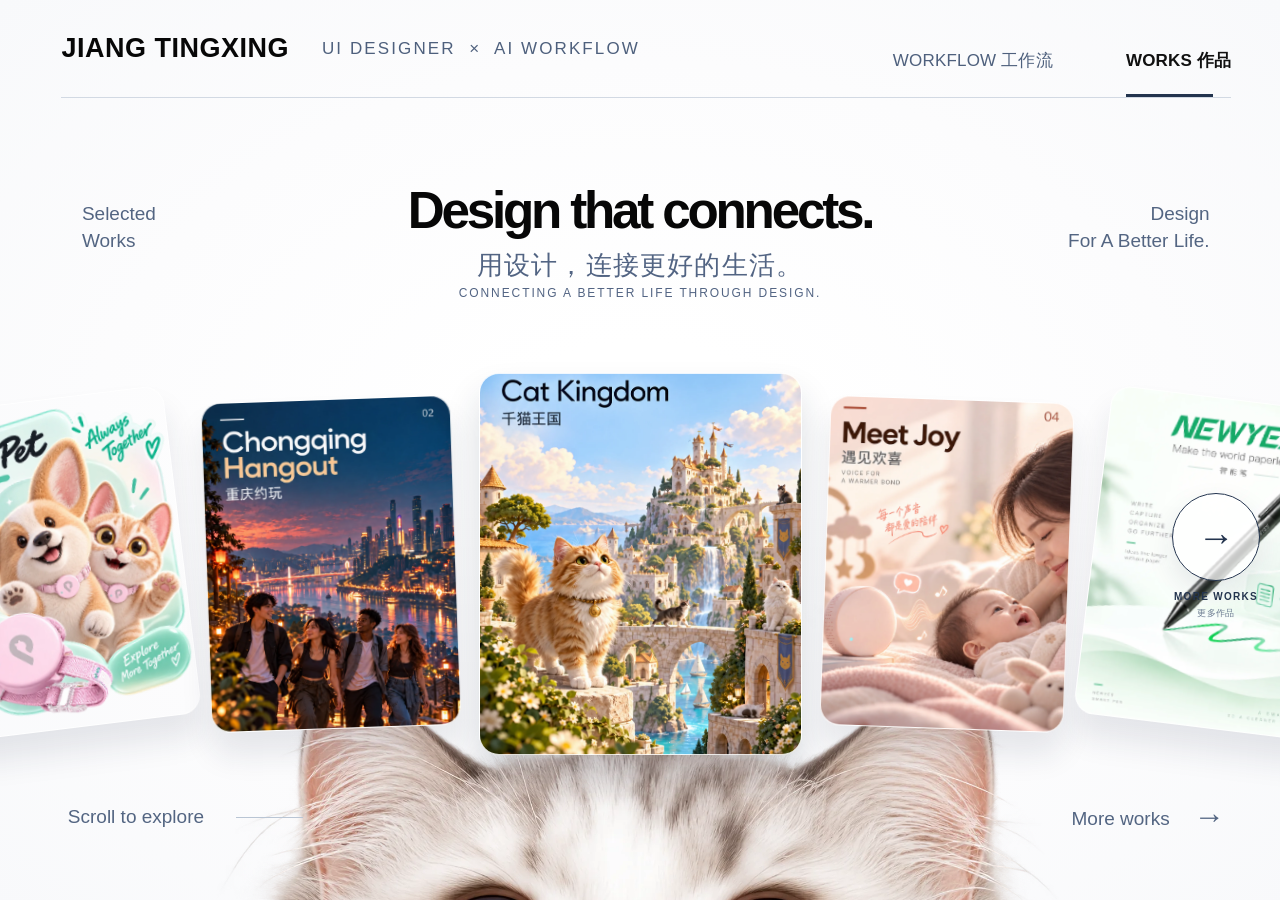
<file: index.html>
<!doctype html>
<html lang="en">
  <head>
    <meta charset="UTF-8" />
    <meta name="viewport" content="width=device-width, initial-scale=1.0" />
    <title>Jiang Tingxing</title>
    <link rel="stylesheet" href="style.css" />
    <link rel="stylesheet" href="home-works.css" />
  </head>
  <body>
    <main class="page-shell">
      <header class="topbar">
        <div class="brand"><strong>JIANG TINGXING</strong><span>UI DESIGNER&nbsp; × &nbsp;AI WORKFLOW</span></div>
        <nav aria-label="Primary navigation">
          <a href="#process" data-view="process">WORKFLOW 工作流</a>
          <a class="active" href="#works" data-view="works">WORKS 作品</a>
        </nav>
      </header>

      <section class="hero view is-active" id="works" data-view-panel="works">
        <p class="side-label left">Selected<br />Works</p>
        <p class="side-label right">Design<br />For A Better Life.</p>
        <div class="headline">
          <h1>Design that connects.</h1>
          <p>用设计，连接更好的生活。<span>Connecting a better life through design.</span></p>
        </div>

        <div class="card-stage" id="works" aria-label="Selected works">
          <article class="work-card pet" data-angle="-7" data-href="paqi-pet.html" tabindex="0" aria-label="Paqi Pet 帕奇宠">
            <span class="work-card-meta"><b>Paqi Pet</b><small>帕奇宠</small></span>
            <span class="work-card-index">01</span>
          </article>
          <article class="work-card social" data-angle="-2" data-href="social-case.html" tabindex="0" aria-label="Chongqing Hangout 重庆约玩">
            <span class="work-card-meta"><b>Chongqing Hangout</b><small>重庆约玩</small></span>
            <span class="work-card-index">02</span>
          </article>
          <article class="work-card travel featured" data-angle="0" data-href="cat-kingdom.html" tabindex="0" aria-label="Cat Kingdom 千猫王国">
            <span class="work-card-meta"><b>Cat Kingdom</b><small>千猫王国</small></span>
            <span class="work-card-index">03</span>
          </article>
          <article class="work-card edu" data-angle="2" data-href="meet-joy.html" tabindex="0" aria-label="Meet Joy 遇见欢喜">
            <span class="work-card-meta"><b>Meet Joy</b><small>遇见欢喜</small></span>
            <span class="work-card-index">04</span>
          </article>
          <article class="work-card printer" data-angle="7" data-href="ryyes.html" tabindex="0" aria-label="NEWYES 智能笔">
            <span class="work-card-meta"><b>NEWYES</b><small>智能笔</small></span>
            <span class="work-card-index">05</span>
            <div class="platform-switch" aria-label="选择 NEWYES 展示端">
              <button type="button" data-ryyes-target="app"><i>01</i><span>APP<small>移动端</small></span><b>↗</b></button>
              <button type="button" data-ryyes-target="web"><i>02</i><span>WEB<small>网页端</small></span><b>↗</b></button>
            </div>
          </article>
        </div>
        <div class="more-menu-wrap more-works-entry">
          <button class="more" type="button" aria-label="更多作品 / More works" aria-expanded="false" aria-controls="more-works-menu"><span>→</span><b>MORE WORKS</b><small>更多作品</small></button>
          <div class="more-works-menu" id="more-works-menu" aria-hidden="true">
            <strong>MORE WORKS <span>更多作品</span></strong>
            <a href="paqi-pet.html">Paqi Pet <span>帕奇宠</span></a>
            <a href="social-case.html">Chongqing Hangout <span>重庆约玩</span></a>
            <a href="cat-kingdom.html">Cat Kingdom <span>千猫王国</span></a>
            <a href="meet-joy.html">Meet Joy <span>遇见欢喜</span></a>
            <a href="ryyes.html">NEWYES <span>智能笔</span></a>
          </div>
        </div>
      </section>

      <section class="process-view view" id="process" data-view-panel="process" aria-label="UI workflow case study">
        <div class="process-heading"><h1>MY UI<br />WORKFLOW</h1><p>我的 UI 工作流</p></div>
        <div class="ambient-screens" aria-hidden="true">
          <img src="assets/chongqing/screen-home.webp" alt="" /><img src="assets/chongqing/screen-01.webp" alt="" /><img src="assets/chongqing/screen-05.webp" alt="" /><img src="assets/chongqing/screen-07.webp" alt="" />
        </div>
        <aside class="workflow-nav" aria-label="Workflow steps">
          <p class="workflow-kicker">UI WORKFLOW / CASE STUDY</p>
          <div class="workflow-steps">
            <button class="step is-current" data-step="0"><b>01</b><span>需求文档<small>Requirement brief</small></span></button>
            <button class="step" data-step="1"><b>02</b><span>信息架构<small>Information architecture</small></span></button>
            <button class="step" data-step="2"><b>03</b><span>设计系统<small>Design system</small></span></button>
            <button class="step" data-step="3"><b>04</b><span>页面设计<small>Interface design</small></span></button>
            <button class="step" data-step="4"><b>05</b><span>UI 审查<small>UI review</small></span></button>
          </div>
        </aside>

        <div class="workflow-canvas" aria-live="polite">
          <div class="canvas-index">0<span>1</span> / 05</div>
          <div class="canvas-art brief-art is-visible" data-art="0">
            <div class="case-showcase brief-case"><div class="ai-brief"><section class="ai-chat"><header><i></i><span>AI WORKSPACE</span><b class="brief-stage">01 / 05</b></header><p class="bubble user brief-prompt">想做一个面向重庆年轻人的线下约玩产品，能快速找到附近活动和同好。</p><p class="bubble ai brief-response">我会围绕“发现活动、建立连接、快速报名”构建核心体验。</p><div class="ai-summary"><small>EXTRACTED GOALS</small><span class="brief-goal-a">Local discovery</span><span class="brief-goal-b">Activity matching</span><span class="brief-goal-c">Social connection</span></div><p class="bubble user short">请将这个方向转化为可快速验证的首页原型。</p><p class="bubble ai">先确定“地点、兴趣、时间”三个信息优先级，再用可点击结构验证路径。</p><div class="brief-output"><small>AI OUTPUT</small><b>Core flow</b><span>Discover → Detail → Join</span><b>Prototype scope</b><span>Home / Filter / Activity / Profile</span></div></section><section class="prototype"><header><span>WIREFRAME EXPLORATION</span><b class="prototype-label">HOME / DISCOVERY</b></header><div class="wire-marquee"><div class="wire-rail"><div class="mini-wire home-wire"><b>Home</b><i></i><strong></strong><em></em><em></em><em></em><small></small></div><div class="mini-wire filter-wire"><b>Explore</b><i></i><strong></strong><em></em><em></em><em></em><small></small></div><div class="mini-wire message-wire"><b>Messages</b><i></i><strong></strong><em></em><em></em><em></em><small></small></div><div class="mini-wire detail-wire"><b>Activity</b><i></i><strong></strong><em></em><em></em><em></em><small></small></div><div class="mini-wire profile-wire"><b>Profile</b><i></i><strong></strong><em></em><em></em><em></em><small></small></div><div class="mini-wire home-wire"><b>Home</b><i></i><strong></strong><em></em><em></em><em></em><small></small></div></div></div><div class="prototype-dots"><i class="is-current"></i><i></i><i></i><i></i><i></i></div><p>Auto wireframe review</p></section></div></div>
            <div class="brief-sheet"><div class="sheet-top"><i></i><span>PRODUCT BRIEF</span><em>V1.0</em></div><h2>Pet care, made<br />effortless.</h2><p>Help new pet owners build a simple, reassuring daily care routine.</p><div class="brief-line"><b>OBJECTIVE</b><span>Reduce uncertainty</span></div><div class="brief-line"><b>PRIMARY USER</b><span>First-time pet owners</span></div><div class="brief-tags"><i>Reminder</i><i>Health log</i><i>Guidance</i></div></div>
          </div>
          <div class="canvas-art map-art" data-art="1"><div class="case-showcase flow-case"><img src="assets/chongqing/screen-home.webp" alt="Home" /><b>→</b><img src="assets/chongqing/screen-01.webp" alt="Discover" /><b>→</b><img src="assets/chongqing/screen-07.webp" alt="Activity details" /><div class="flow-labels"><span>Discover</span><span>Browse</span><span>Join</span></div></div></div>
          <div class="canvas-art system-art" data-art="2"><div class="case-showcase system-case"><img class="spec-image" src="assets/chongqing/design-system-spec.svg" alt="重庆约玩设计系统规范图" /></div></div>
          <div class="canvas-art screen-art" data-art="3"><div class="case-showcase final-case"><div class="screen-stack"><figure class="secondary left"><img src="assets/chongqing/screen-01.webp" alt="Chongqing Hangout messages page" /><figcaption>MESSAGES</figcaption></figure><figure class="primary"><img src="assets/chongqing/screen-home.webp" alt="Chongqing Hangout activity discovery home page" /><figcaption>HOME / DISCOVERY</figcaption></figure><figure class="secondary right"><img src="assets/chongqing/screen-07.webp" alt="Chongqing Hangout activity details page" /><figcaption>ACTIVITY DETAIL</figcaption></figure></div></div></div>
          <div class="canvas-art review-art" data-art="4"><div class="case-showcase review-case"><img src="assets/chongqing/screen-07.webp" alt="Chongqing Hangout activity detail page" /><span class="review-pin one">1</span><span class="review-pin two">2</span><span class="review-pin three">3</span><div class="review-check c1">Activity info hierarchy</div><div class="review-check c2">Capacity &amp; social proof</div><div class="review-check c3">Primary action</div></div></div>
        </div>

        <section class="workflow-copy">
          <p class="copy-number">01 / INPUT</p><h1>需求文档</h1><h2>Requirement brief</h2><p class="copy-summary">将模糊想法整理为可执行的设计方向，明确用户、目标与边界。</p><div class="deliverable"><span>OUTPUT</span><strong>User needs / Business goals / Constraints</strong></div>
          <button class="next-step">Next step <span>→</span></button>
        </section>
      </section>

      <footer class="explore-row works-only">
        <span>Scroll to explore</span><b></b>
        <a href="#works">More works <em>→</em></a>
      </footer>
      <div class="cat-wrap works-only" aria-hidden="true">
        <video autoplay muted loop playsinline preload="metadata" poster="assets/cat-static.webp">
          <source src="assets/cat-loop.mp4" type="video/mp4" />
        </video>
      </div>
    </main>
    <script src="script.js"></script>
  </body>
</html>
</file>
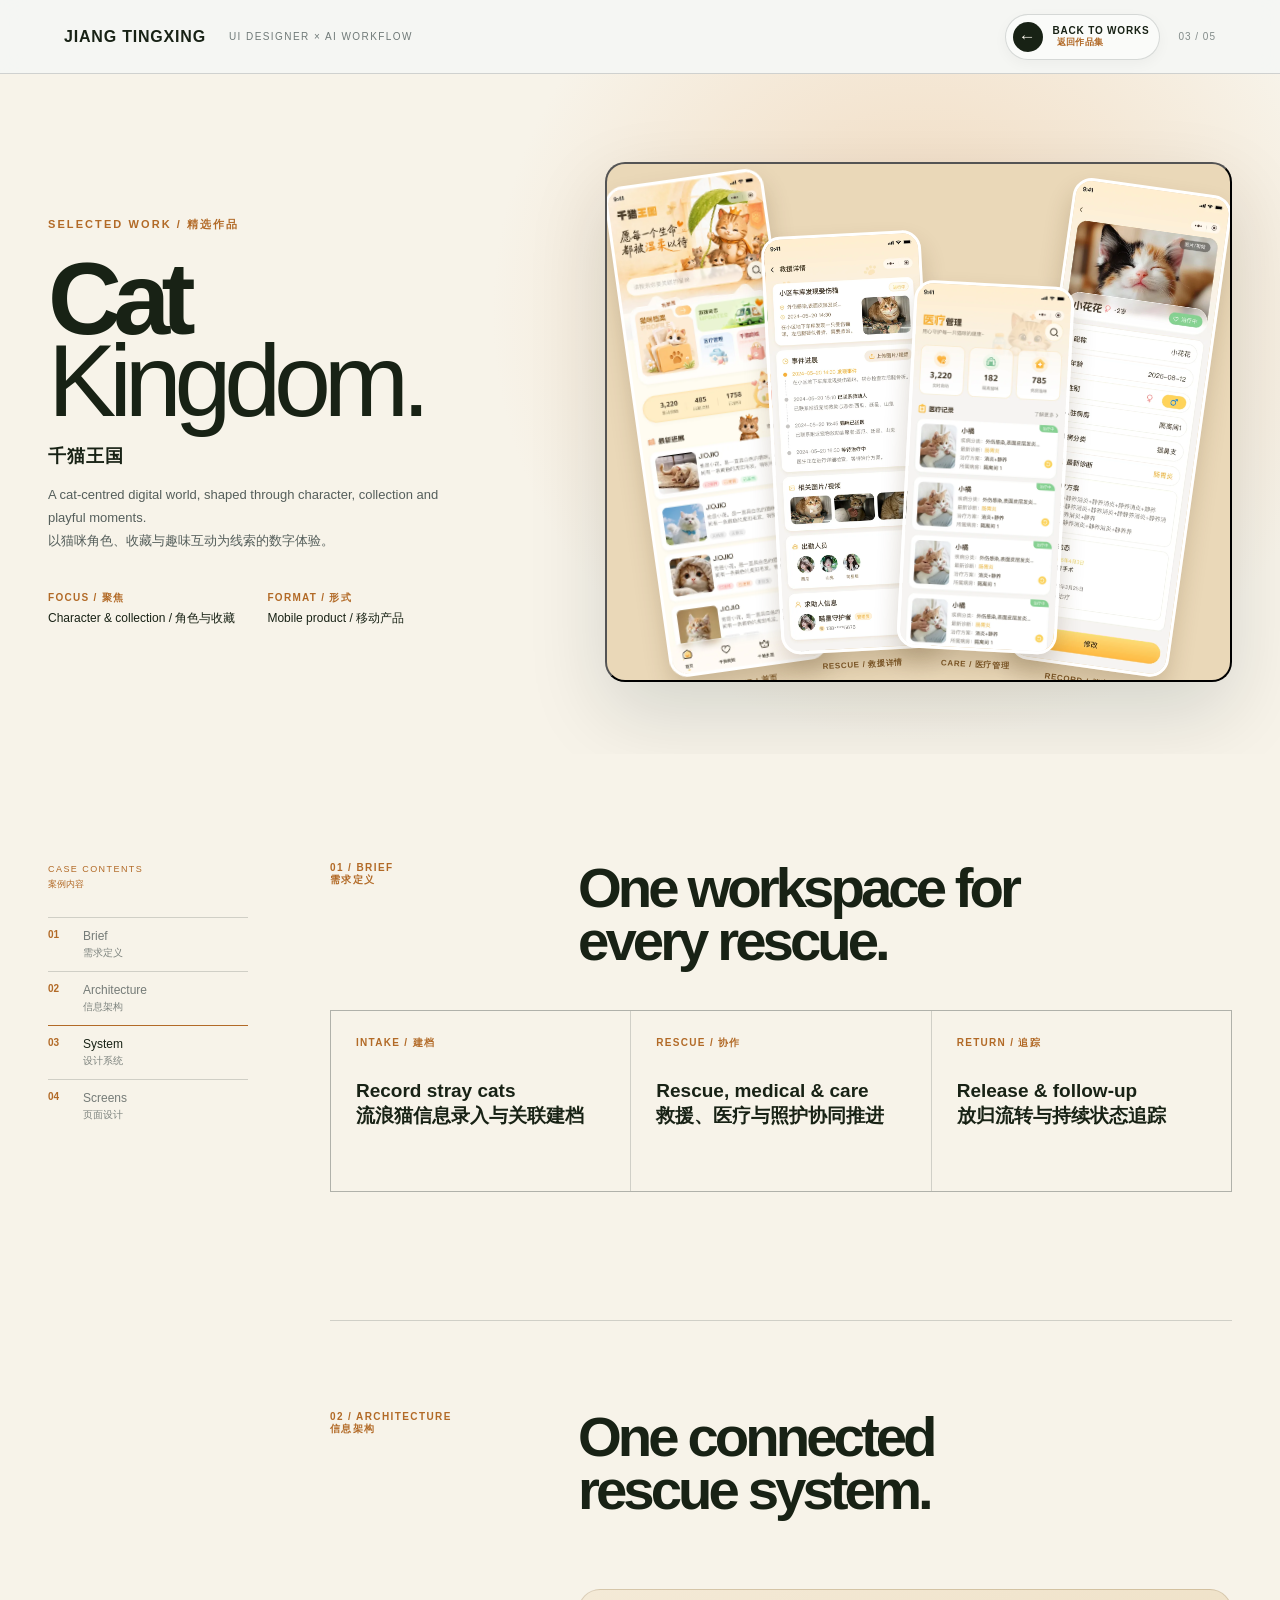
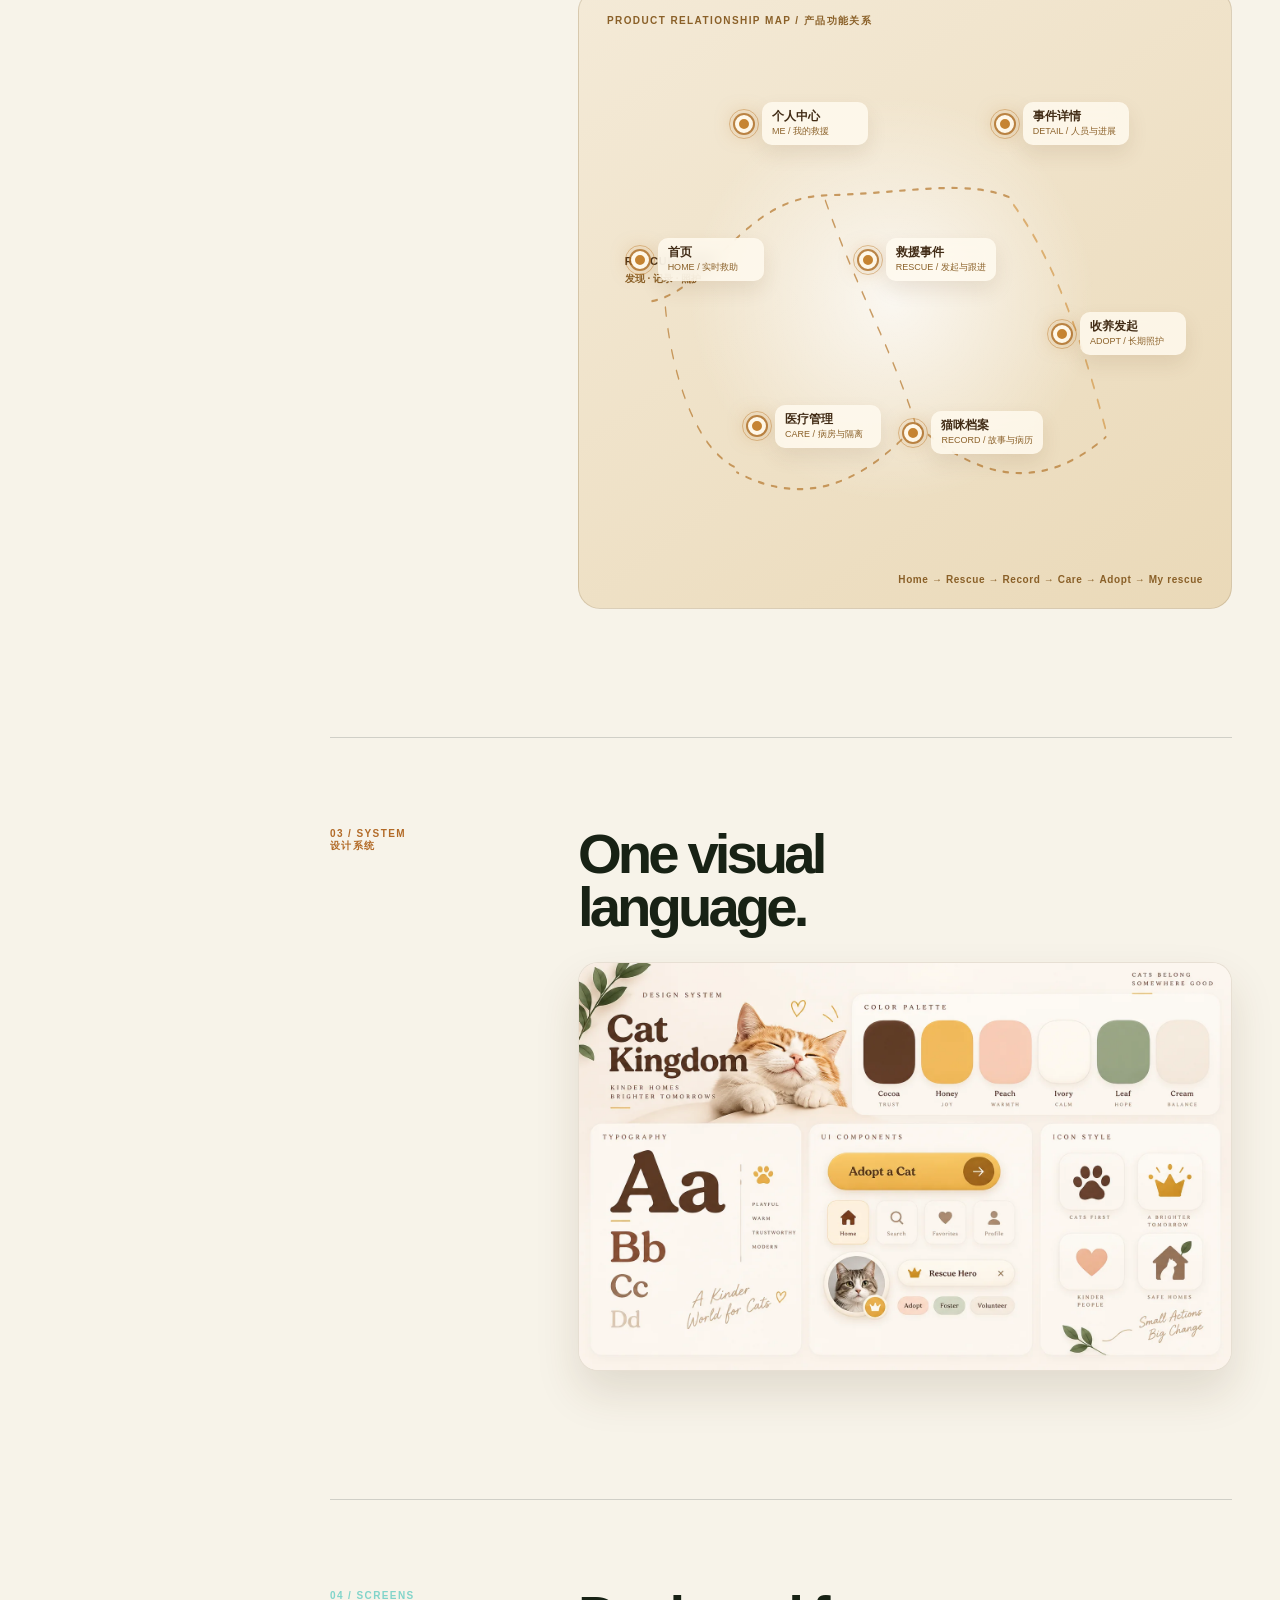
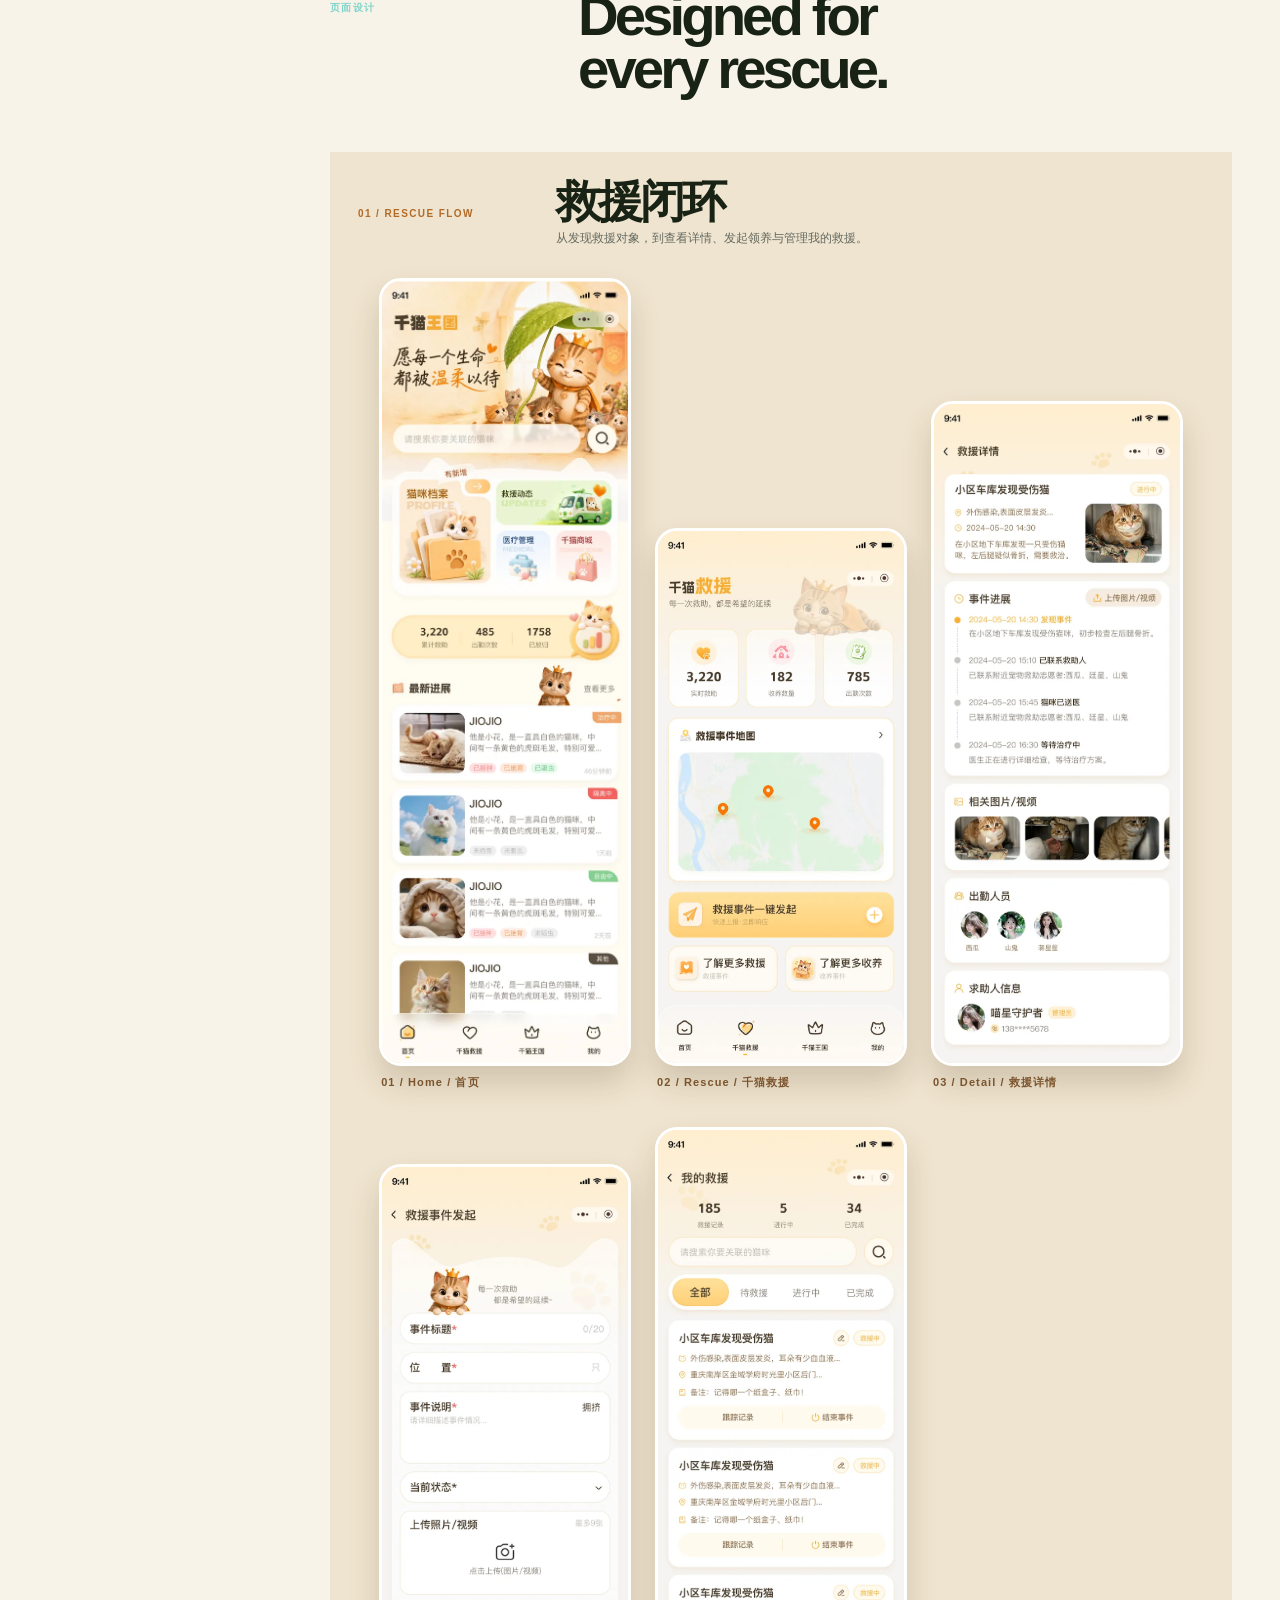
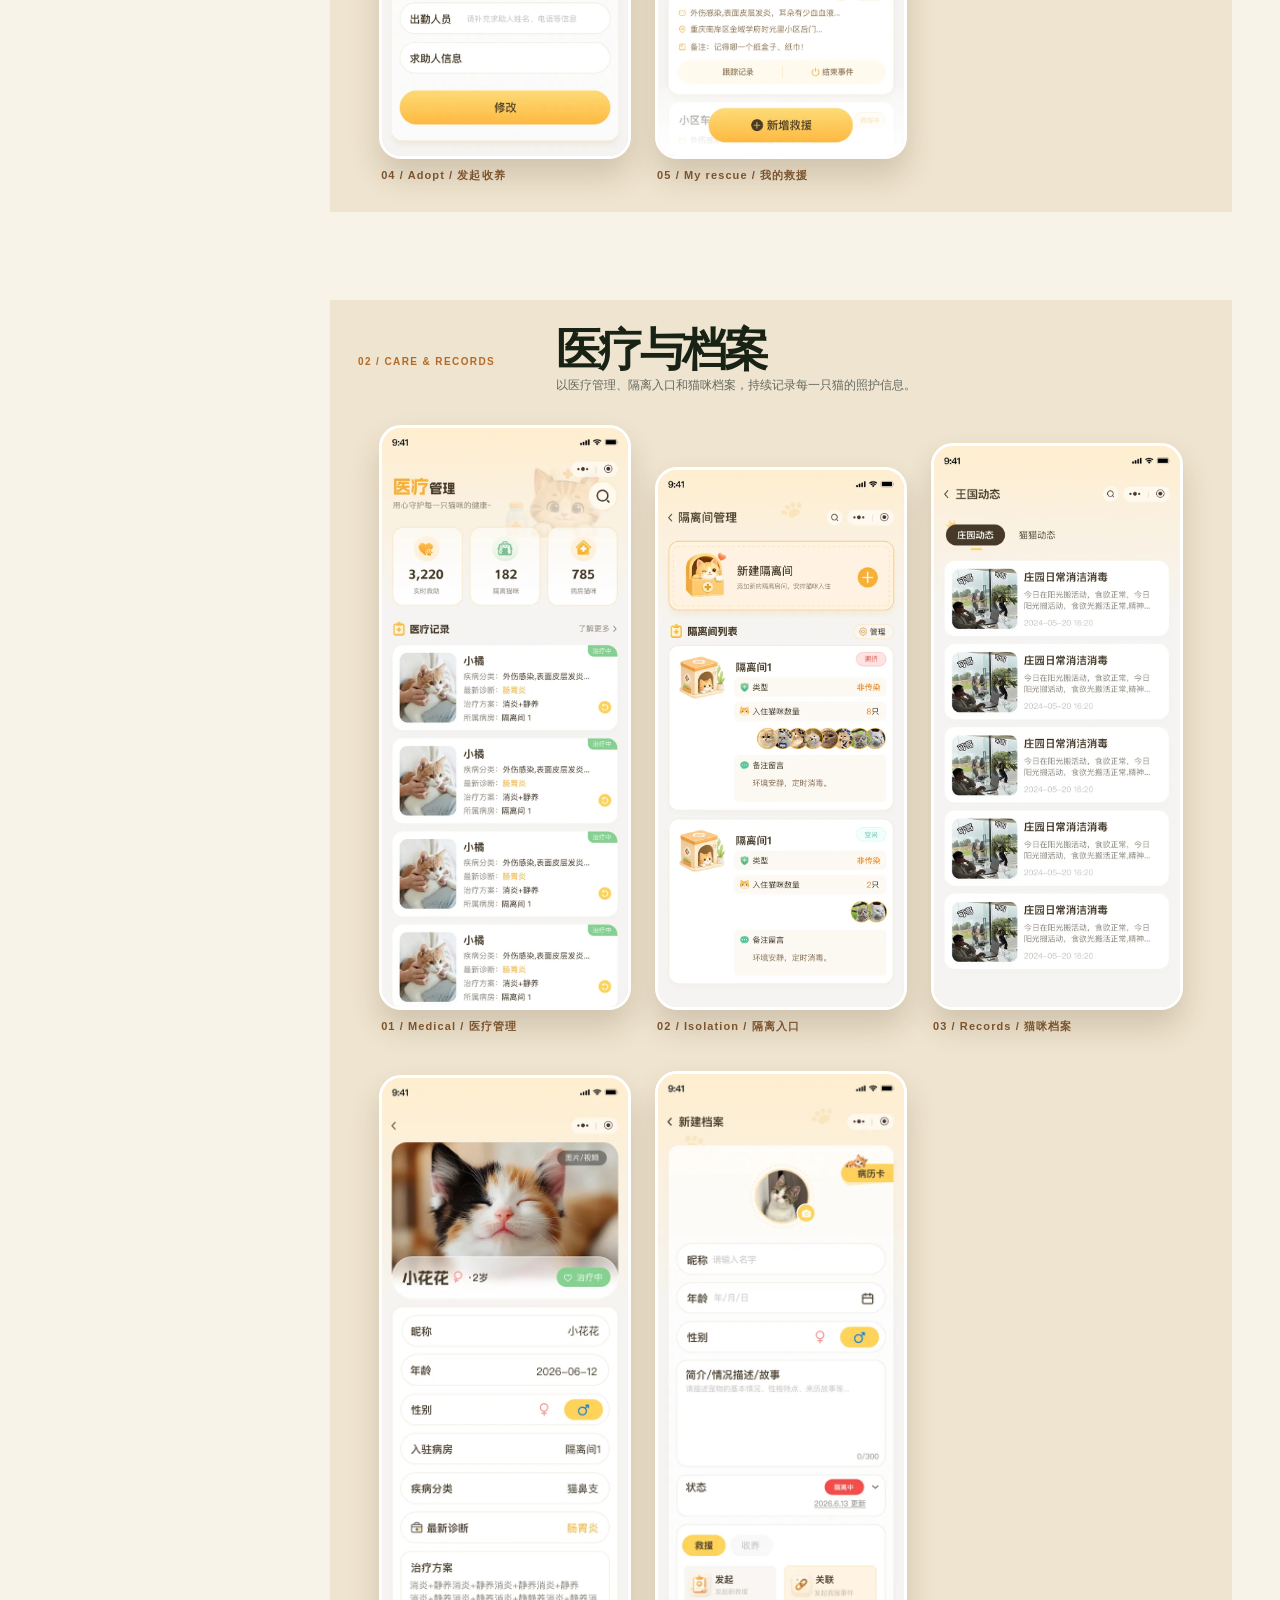
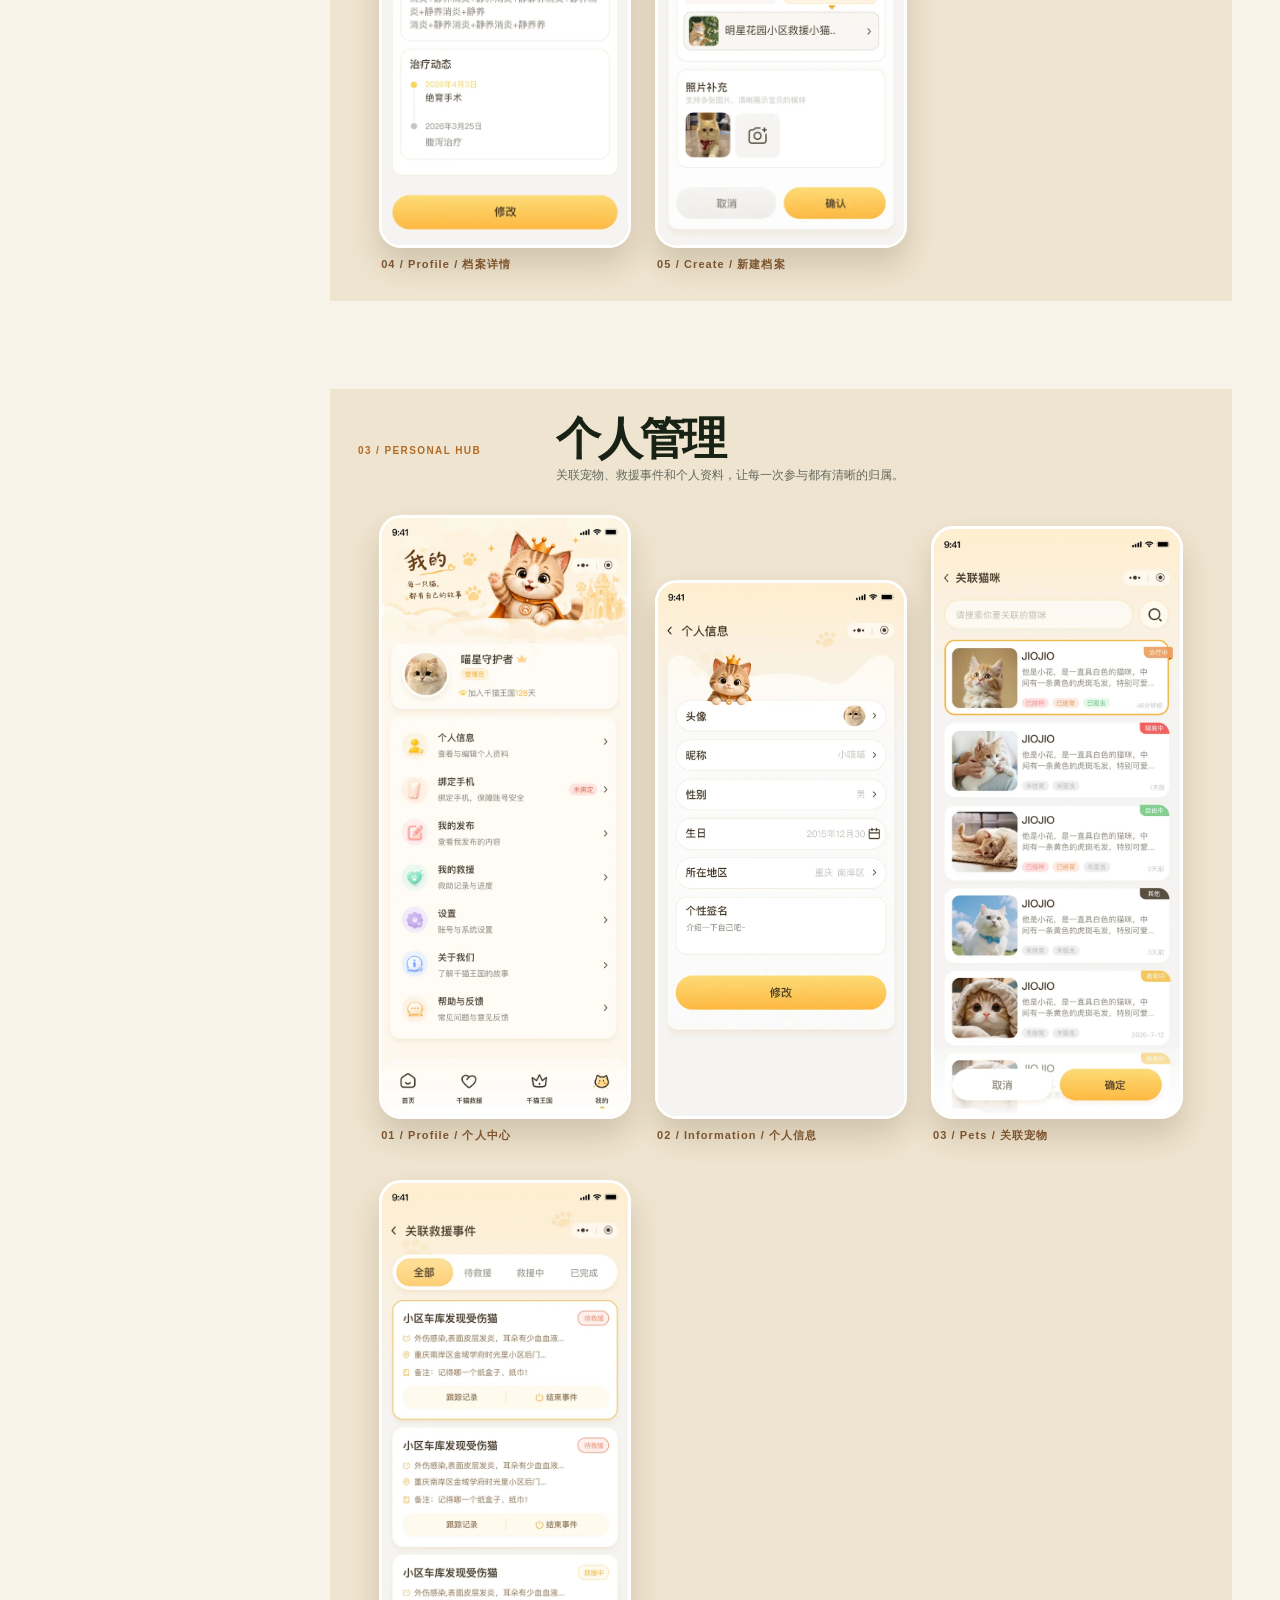
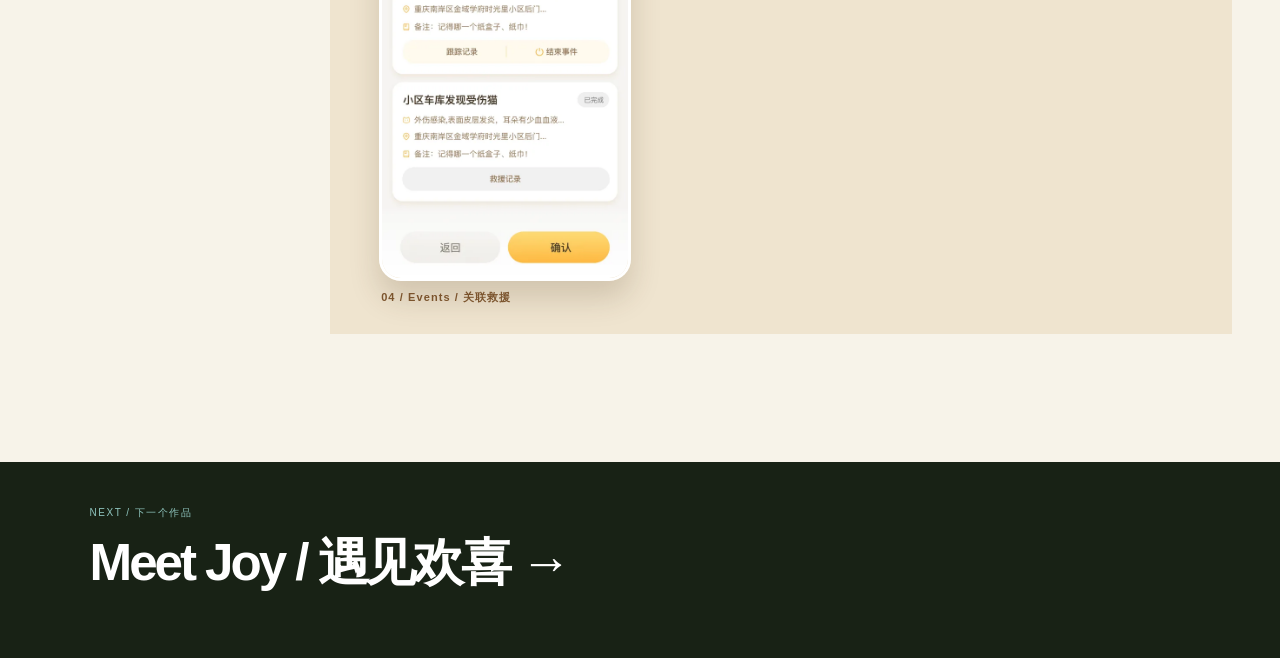
<file: cat-kingdom.html>
<!doctype html><html lang="zh-CN"><head><meta charset="utf-8"><meta name="viewport" content="width=device-width,initial-scale=1"><title>Cat Kingdom / 千猫王国</title><link rel="stylesheet" href="project-detail.css"></head><body class="theme-cats"><header class="case-nav"><a class="back" href="index.html#works">← Works / 作品</a><span class="project-no">03 / 05</span></header><main><section class="project-hero"><div class="hero-copy"><p class="eyebrow">Selected work / 精选作品</p><h1>Cat <span>Kingdom.</span></h1><p class="cn-title">千猫王国</p><p class="intro">A cat-centred digital world, shaped through character, collection and playful moments.<br>以猫咪角色、收藏与趣味互动为线索的数字体验。</p><div class="hero-facts"><div><b>Focus / 聚焦</b><span>Character & collection / 角色与收藏</span></div><div><b>Format / 形式</b><span>Mobile product / 移动产品</span></div></div></div><button class="hero-stage" style="--atlas-position:73% 19%" type="button" data-view-image="assets/projects/cat-kingdom/cover.webp" aria-label="查看千猫王国设计总览"><img class="atlas-image" src="assets/projects/cat-kingdom/cover.webp" alt="千猫王国 Figma 设计总览"><p class="atlas-caption">Tap to explore the design atlas / 点击放大查看</p></button></section><section class="case-section"><div class="section-heading"><small>01 / OVERVIEW<br>项目概览</small><h2>Build a world<br>for <em>every cat.</em><br>为每一只猫构建世界。</h2></div><div class="overview-grid"><div><b>PRODUCT / 产品</b><p>Cat Kingdom<br>千猫王国</p></div><div><b>DESIGN LENS / 设计视角</b><p>Playful systems<br>趣味化系统</p></div><div><b>KEY MOMENT / 核心时刻</b><p>Collection & growth<br>收集与成长</p></div></div></section><section class="case-section atlas-section"><div class="section-heading"><small>02 / DESIGN ATLAS<br>设计画布</small><h2>See the <em>whole</em> product.</h2></div><button class="atlas-panel" style="--atlas-position:73% 19%" type="button" data-view-image="assets/projects/cat-kingdom/cover.webp" aria-label="放大千猫王国设计画布"><img src="assets/projects/cat-kingdom/cover.webp" alt="千猫王国完整设计画布"><p class="atlas-caption">Open the original canvas / 打开完整画布</p></button></section></main><footer class="next-case"><div><small>NEXT / 下一个作品</small><a href="meet-joy.html">Meet Joy / 遇见欢喜 →</a></div></footer><div class="viewer"><button aria-label="关闭">×</button><img alt="千猫王国完整设计画布"></div><script src="project-detail.js"></script></body></html>
</file>
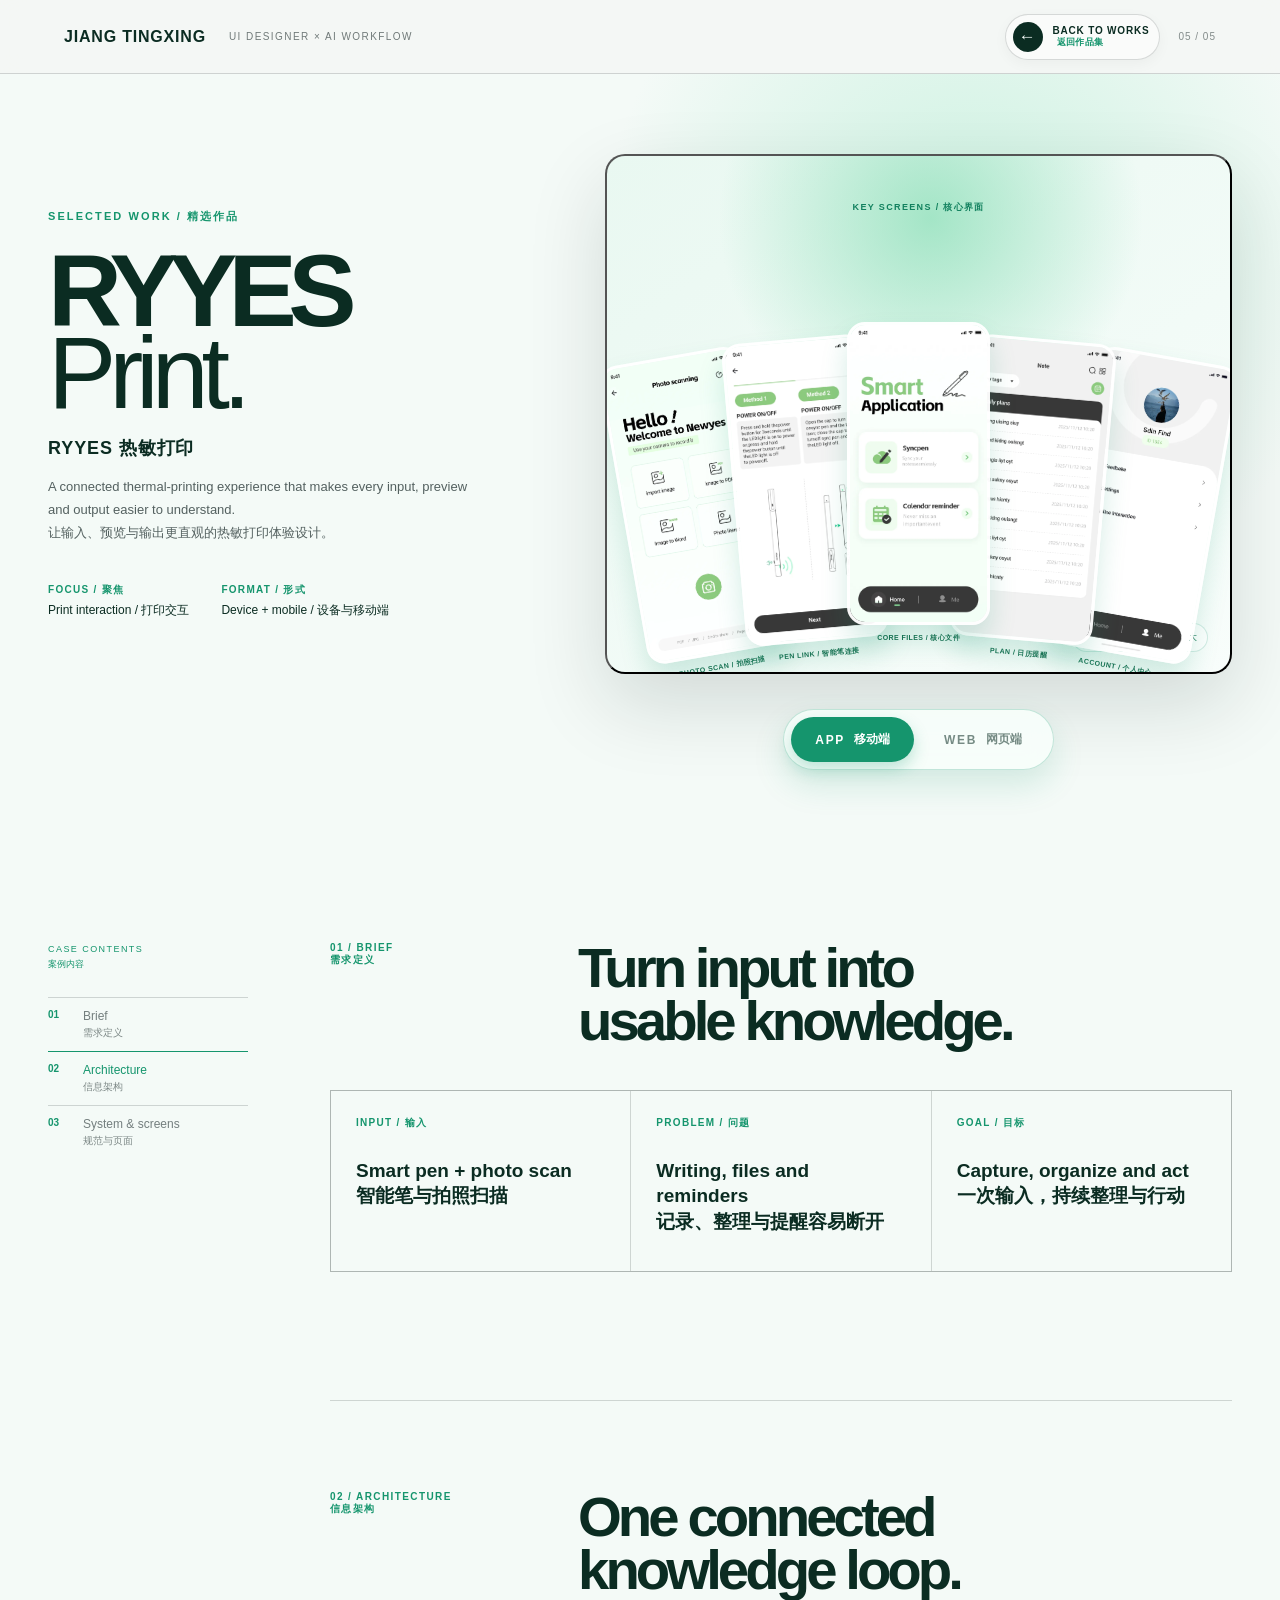
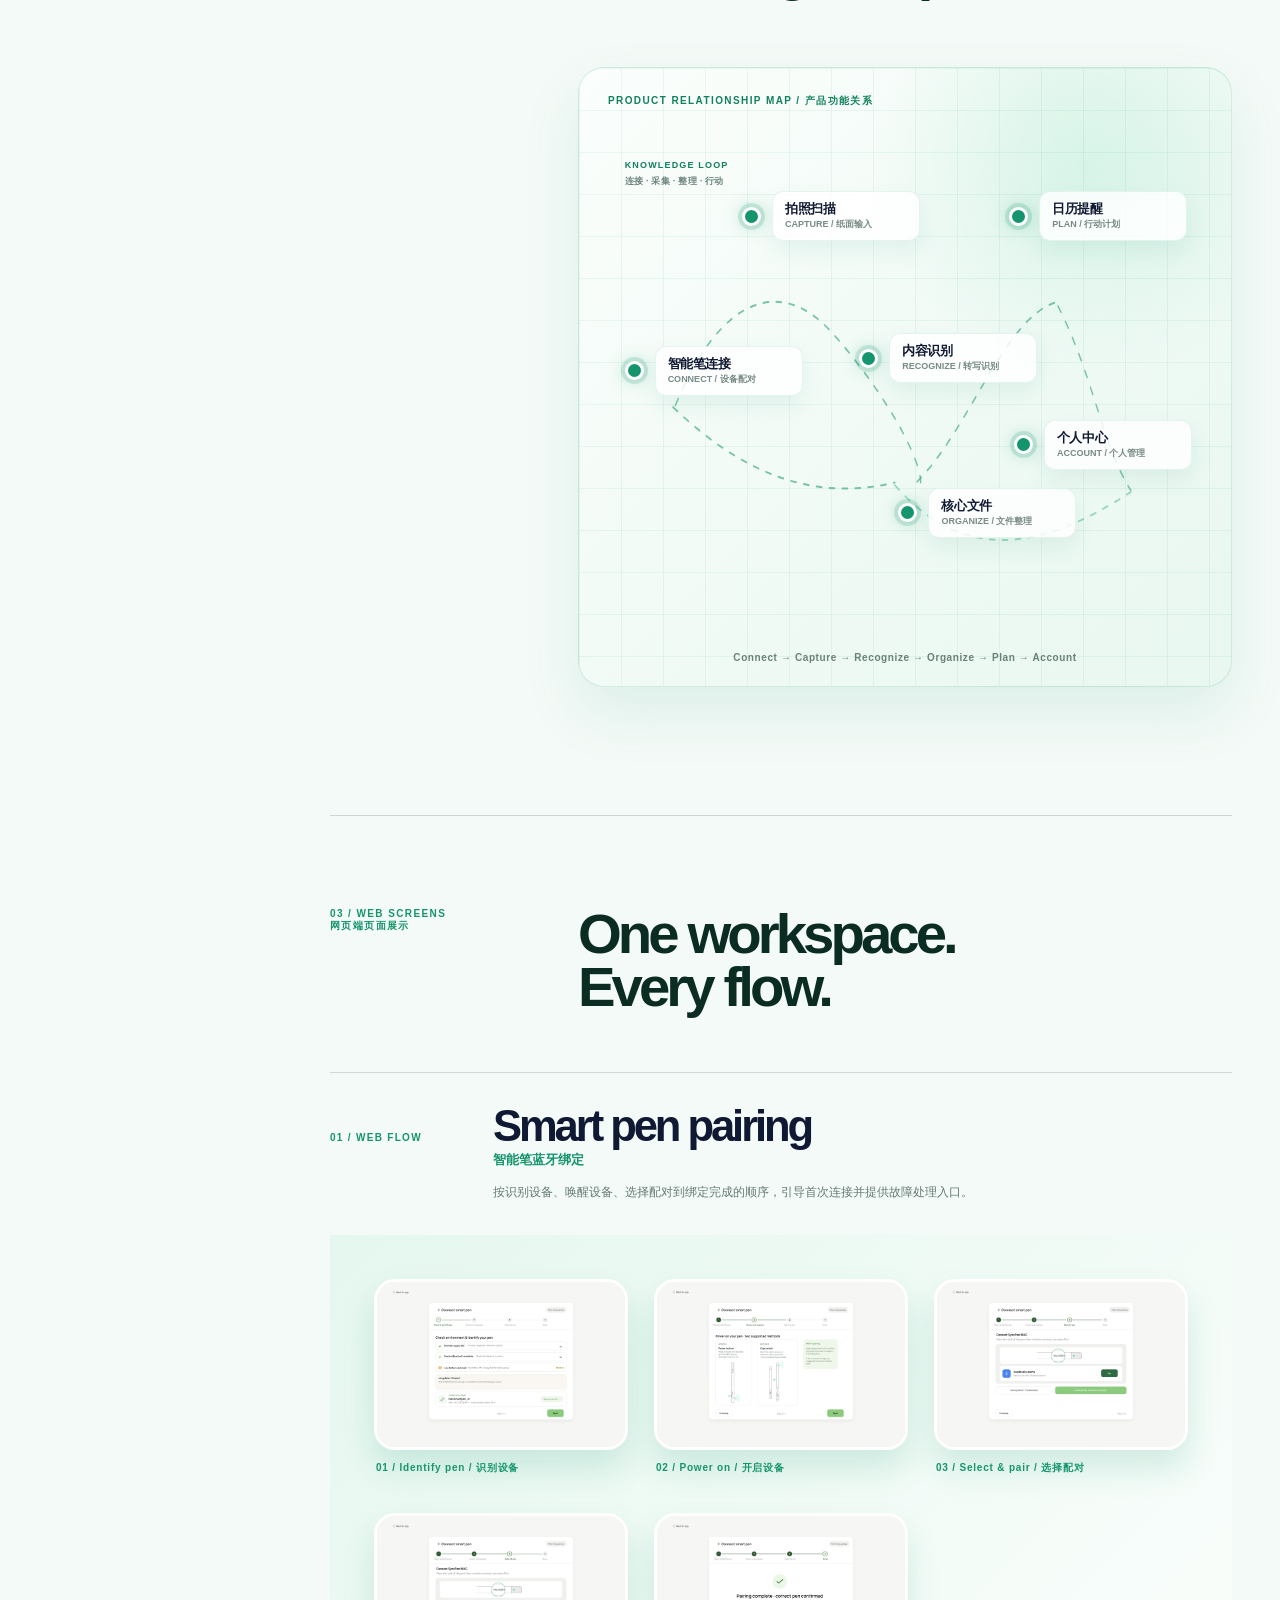
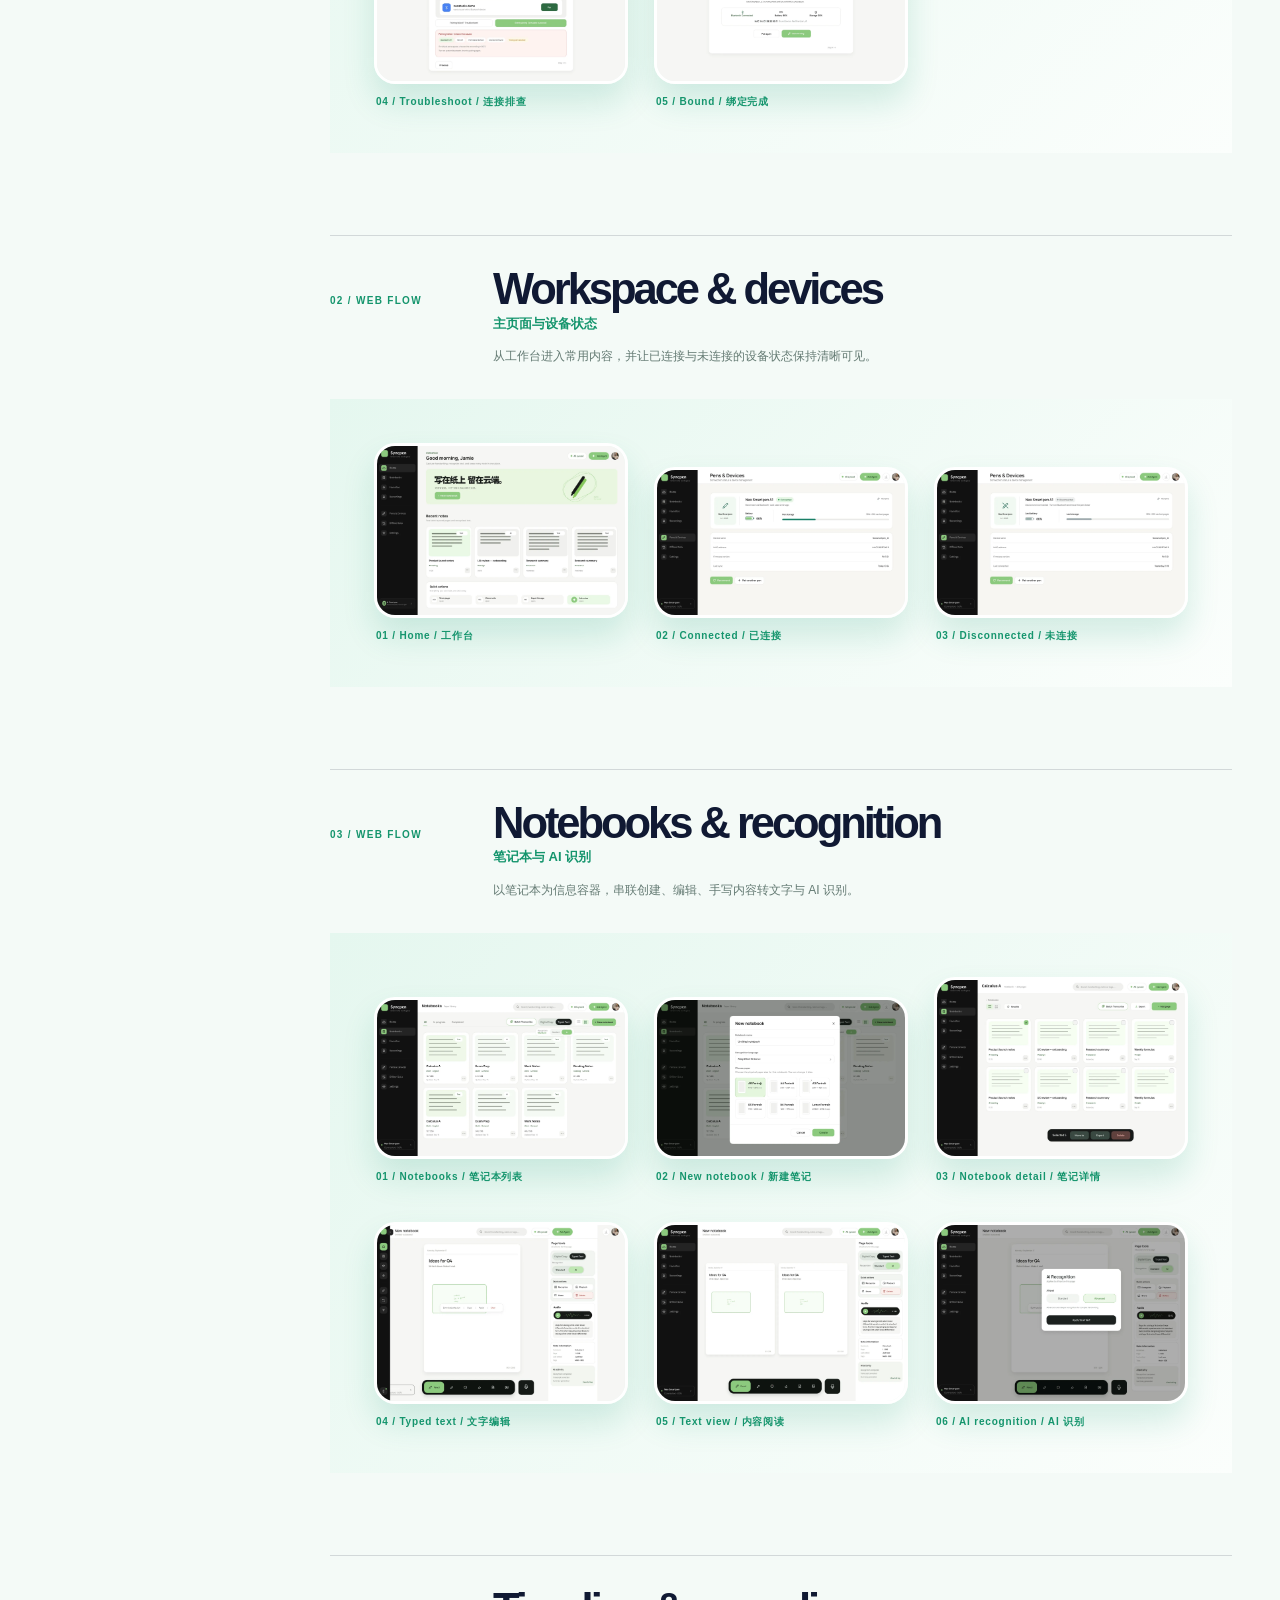
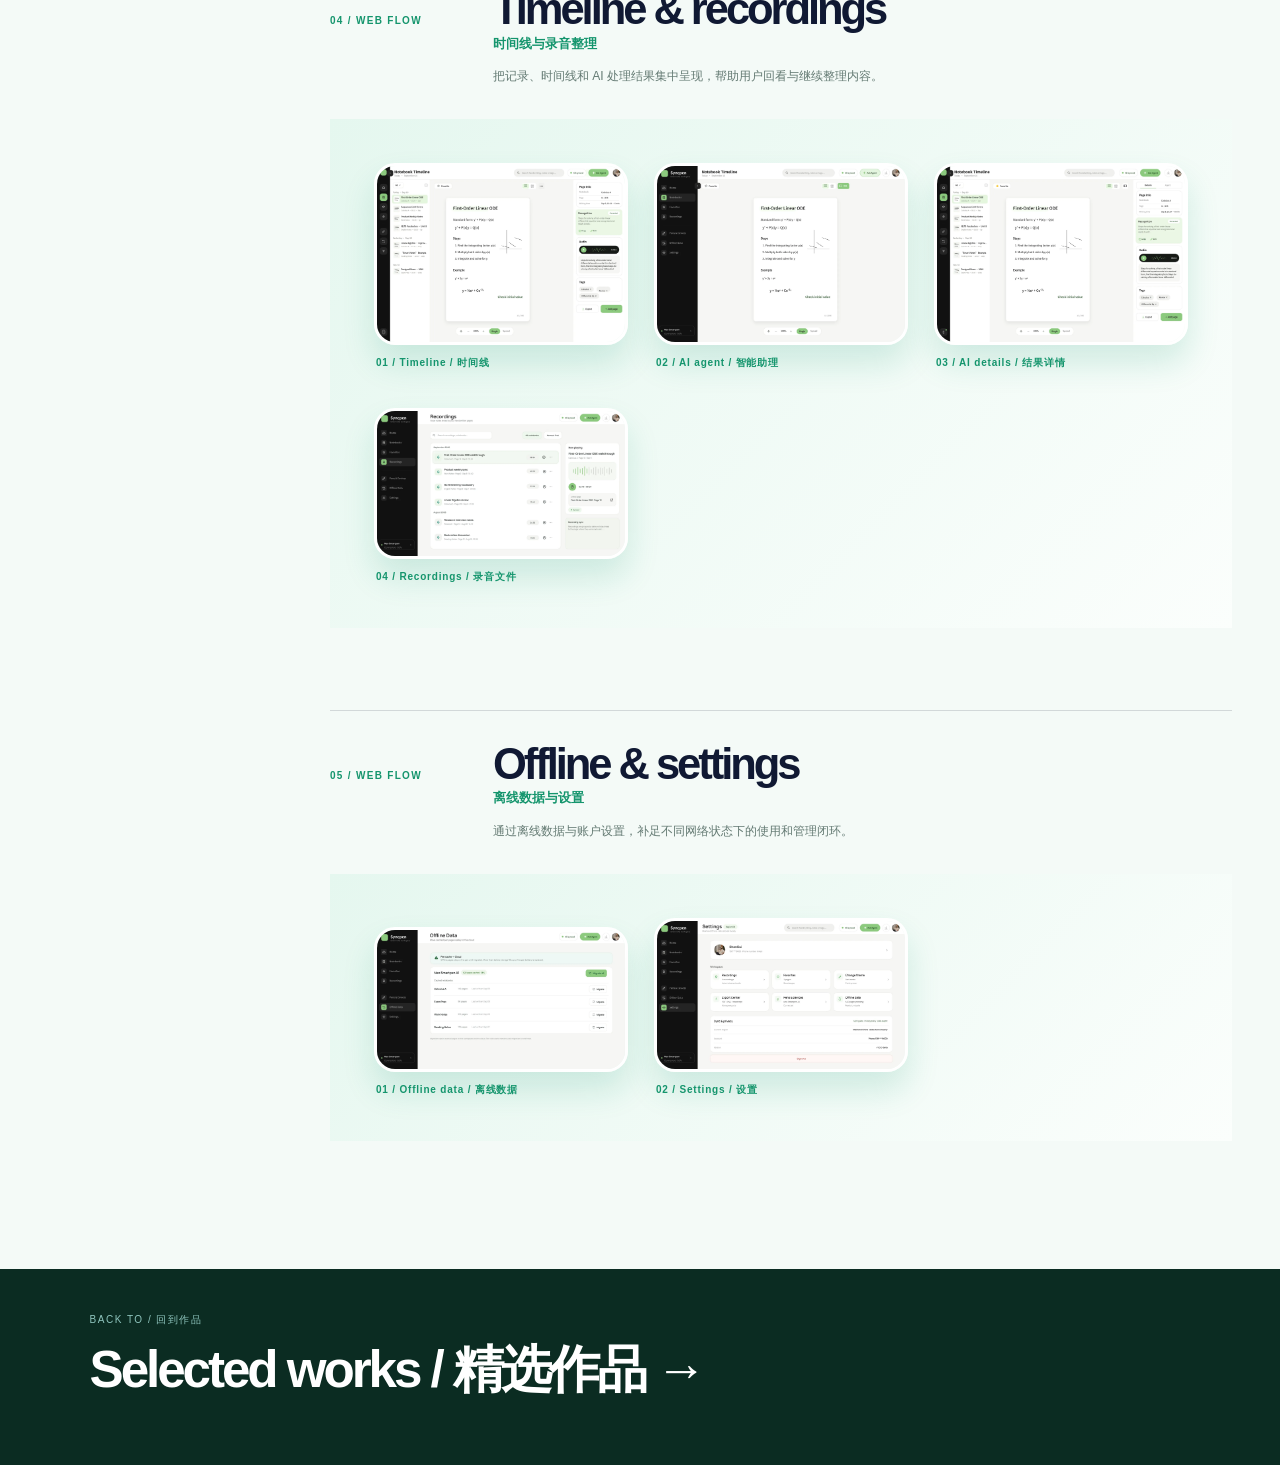
<file: ryyes.html>
<!doctype html><html lang="zh-CN"><head><meta charset="utf-8"><meta name="viewport" content="width=device-width,initial-scale=1"><title>RYYES / 热敏打印</title><link rel="stylesheet" href="project-detail.css"></head><body class="theme-ryyes"><header class="case-nav"><a class="back" href="index.html#works">← Works / 作品</a><span class="project-no">05 / 05</span></header><main><section class="project-hero"><div class="hero-copy"><p class="eyebrow">Selected work / 精选作品</p><h1>RYYES <span>Print.</span></h1><p class="cn-title">RYYES 热敏打印</p><p class="intro">A connected thermal-printing experience that makes every input, preview and output easier to understand.<br>让输入、预览与输出更直观的热敏打印体验设计。</p><div class="hero-facts"><div><b>Focus / 聚焦</b><span>Print interaction / 打印交互</span></div><div><b>Format / 形式</b><span>Device + mobile / 设备与移动端</span></div></div></div><button class="hero-stage" style="--atlas-position:78% 13%" type="button" data-view-image="assets/projects/ryyes/cover.webp" aria-label="查看 RYYES 设计总览"><img class="atlas-image" src="assets/projects/ryyes/cover.webp" alt="RYYES Figma 设计总览"><p class="atlas-caption">Tap to explore the design atlas / 点击放大查看</p></button></section><section class="case-section"><div class="section-heading"><small>01 / OVERVIEW<br>项目概览</small><h2>Make every print<br>feel <em>effortless.</em><br>让每一次打印自然发生。</h2></div><div class="overview-grid"><div><b>PRODUCT / 产品</b><p>RYYES<br>热敏打印</p></div><div><b>DESIGN LENS / 设计视角</b><p>Clear control<br>清晰操控</p></div><div><b>KEY MOMENT / 核心时刻</b><p>Preview to output<br>预览到输出</p></div></div></section><section class="case-section atlas-section"><div class="section-heading"><small>02 / DESIGN ATLAS<br>设计画布</small><h2>From thought<br>to <em>paper.</em></h2></div><button class="atlas-panel" style="--atlas-position:78% 13%" type="button" data-view-image="assets/projects/ryyes/cover.webp" aria-label="放大 RYYES 设计画布"><img src="assets/projects/ryyes/cover.webp" alt="RYYES 完整设计画布"><p class="atlas-caption">Open the original canvas / 打开完整画布</p></button></section></main><footer class="next-case"><div><small>BACK TO / 回到作品</small><a href="index.html#works">Selected works / 精选作品 →</a></div></footer><div class="viewer"><button aria-label="关闭">×</button><img alt="RYYES 完整设计画布"></div><script src="project-detail.js"></script></body></html>
</file>
<file: style.css>
:root { --ink:#070707; --slate:#536582; --rule:#d2d9e3; }
* { box-sizing:border-box; }
html { scroll-behavior:smooth; }
body { margin:0; min-width:320px; background:#fdfdfd; color:var(--ink); font-family:Inter, "Helvetica Neue", Arial, "Microsoft YaHei", sans-serif; overflow-x:hidden; }
.page-shell { height:100svh; min-height:700px; position:relative; isolation:isolate; overflow:hidden; background:radial-gradient(ellipse at 50% 51%, #fff 18%, #fcfcfd 61%, #f8f9fb 100%); }
.view { position:absolute; inset:0; opacity:0; visibility:hidden; pointer-events:none; transform:translateY(14px); transition:opacity .5s ease, transform .6s cubic-bezier(.2,.8,.2,1), visibility 0s linear .6s; }.view.is-active { opacity:1; visibility:visible; pointer-events:auto; transform:none; transition-delay:0s; }
.topbar { position:absolute; z-index:4; top:0; left:clamp(24px,4.8vw,74px); right:clamp(24px,3.8vw,58px); height:98px; border-bottom:1px solid var(--rule); display:flex; align-items:center; justify-content:space-between; }
.brand, nav { display:flex; align-items:center; }
.brand { gap:33px; }
.brand strong { font-size:27px; letter-spacing:.5px; font-weight:800; }
.brand span, nav a { color:#4e607d; font-size:17px; font-weight:500; letter-spacing:2.1px; }
nav { height:100%; gap:73px; }
nav a { height:100%; padding-top:49px; text-decoration:none; position:relative; letter-spacing:.2px; white-space:nowrap; }
nav a.active { color:#111; font-weight:700; }
nav a.active::after { content:""; position:absolute; height:3px; width:87px; background:#23344e; bottom:0; left:0; }
.more-menu-wrap{position:absolute;z-index:8;top:493px;left:calc(50% + 700px);display:grid;justify-items:center}.more{width:88px;height:88px;padding:0;border:1.5px solid #23344e;border-radius:50%;background:rgba(255,255,255,.75);display:grid;place-items:center;color:#23344e;cursor:pointer;box-shadow:0 12px 28px rgba(26,42,68,.1);transition:transform .25s ease,background .25s ease,color .25s ease,box-shadow .25s ease}.more>span{font-size:37px;line-height:1;transition:transform .25s ease}.more>b,.more>small{position:absolute;top:98px;white-space:nowrap;font-size:10px;letter-spacing:.13em}.more>small{top:114px;color:#6c7b92;font-size:9px;letter-spacing:.05em}.more:hover,.more:focus-visible{outline:0;transform:translateX(5px) scale(1.06);background:#23344e;color:#fff;box-shadow:0 17px 34px rgba(26,42,68,.18)}.more:hover>span,.more:focus-visible>span{transform:translateX(5px)}.more-works-menu{position:absolute;z-index:20;top:140px;right:0;width:260px;padding:18px;border:1px solid rgba(35,52,78,.16);border-radius:16px;background:rgba(255,255,255,.96);box-shadow:0 18px 45px rgba(26,40,62,.18);opacity:0;transform:translateY(-8px);pointer-events:none;transition:opacity .2s ease,transform .2s ease;backdrop-filter:blur(14px);-webkit-backdrop-filter:blur(14px)}.more-works-menu.is-open{opacity:1;transform:translateY(0);pointer-events:auto}.more-works-menu strong{display:block;margin-bottom:10px;color:#23344e;font-size:11px;letter-spacing:.12em}.more-works-menu strong span{margin-left:5px;color:#7d899c;font-weight:500;letter-spacing:0}.more-works-menu a{display:flex;justify-content:space-between;gap:12px;height:auto;padding:10px 0;border-top:1px solid #edf0f4;color:#151b24;font-size:12px;font-weight:700;letter-spacing:0}.more-works-menu a::after{display:none}.more-works-menu a span{color:#8a94a3;font-weight:500}
.more-menu-wrap{left:min(calc(50% + 700px),calc(100% - 108px))}
.hero { position:relative; height:77%; min-height:585px; padding-top:185px; }
.side-label { position:absolute; z-index:2; top:201px; margin:0; color:#536582; font-size:19px; line-height:1.42; font-weight:400; }
.side-label.left { left:clamp(28px,6.4vw,98px); }.side-label.right { right:clamp(30px,5.5vw,85px); text-align:right; }
.headline { position:relative; z-index:2; text-align:center; }
h1 { margin:0; font-size:clamp(44px,4vw,67px); letter-spacing:-3.2px; line-height:1; font-weight:760; }
.headline p { color:#526483; font-size:clamp(24px,2vw,34px); letter-spacing:1.2px; margin:15px 0 0; line-height:1.1; }.headline p span { display:block; margin-top:8px; font-size:12px; letter-spacing:1.9px; font-weight:500; text-transform:uppercase; }
.card-stage { position:absolute; z-index:2; left:50%; top:369px; width:min(90vw,1375px); height:390px; transform:translateX(-50%); display:flex; align-items:center; justify-content:center; gap:23px; perspective:1000px; }
.work-card { --drift-x:0px; --drift-y:0px; --drift-r:0deg; position:relative; flex:0 0 auto; height:330px; border-radius:20px; border:1px solid rgba(255,255,255,.84); background-image:url("assets/reference-board.webp"); background-repeat:no-repeat; background-size:1536px 1024px; box-shadow:0 23px 30px rgba(26,42,68,.10); transform:translate3d(var(--drift-x), var(--drift-y), 0) rotate(calc(var(--rotation) + var(--drift-r))); transition:transform .45s cubic-bezier(.2,.9,.3,1), box-shadow .45s ease, filter .45s ease; cursor:pointer; outline:none; }
.work-card::before{content:"";position:absolute;z-index:3;left:22px;top:27px;width:34px;height:2px;background:currentColor;opacity:.75}.work-card-meta{position:absolute;z-index:2;left:22px;top:52px;display:grid;gap:7px;color:#0c1520;pointer-events:none}.work-card-meta b{max-width:225px;font-size:clamp(32px,2.65vw,44px);line-height:.88;font-weight:850;letter-spacing:-.085em}.work-card-meta small{font-size:15px;line-height:1;color:#526483;font-weight:650}.work-card-index{position:absolute;z-index:3;top:22px;right:21px;font-size:16px;line-height:1;color:rgba(12,21,32,.42);font-weight:500;letter-spacing:-.04em}.work-card::after{content:"→";position:absolute;z-index:3;right:16px;bottom:16px;width:48px;height:48px;display:grid;place-items:center;border:1px solid rgba(255,255,255,.62);border-radius:50%;background:rgba(255,255,255,.28);box-shadow:0 9px 22px rgba(20,37,62,.16),inset 0 1px 0 rgba(255,255,255,.5);backdrop-filter:blur(14px);-webkit-backdrop-filter:blur(14px);color:#11233c;font-size:26px;font-weight:400;line-height:1;opacity:0;transform:scale(.68) translateY(8px);transition:opacity .28s ease,transform .35s cubic-bezier(.2,.9,.3,1),background .25s ease;pointer-events:none}.work-card:hover::after,.work-card:focus::after{opacity:1;transform:scale(1) translateY(0)}.work-card:hover::after{background:rgba(255,255,255,.48)}
.work-card:focus-visible { box-shadow:0 0 0 3px #283d5d,0 23px 30px rgba(26,42,68,.1); }
.work-card:hover, .work-card:focus { transform:translate3d(var(--drift-x), calc(var(--drift-y) - 17px), 0) rotate(var(--drift-r)) scale(1.035); box-shadow:0 31px 42px rgba(26,42,68,.18); z-index:4; }
.pet { --rotation:-7deg; width:255px; background-position:-84px -422px; }.social { --rotation:-2deg; width:250px; background-position:-345px -400px; }.travel { --rotation:0deg; width:323px; height:382px; background-position:-616px -369px; }.edu { --rotation:2deg; width:244px; background-position:-963px -400px; }.printer { --rotation:7deg; width:260px; background-image:url("assets/newyes-cover-reference.webp");background-size:cover;background-position:center; }.social .work-card-meta,.social .work-card-index,.social::before{color:#fff}.social .work-card-meta small{color:rgba(255,255,255,.82)}.printer .work-card-meta{color:#122323;text-shadow:0 1px 12px rgba(255,255,255,.78)}.printer .work-card-meta small{color:#58716e}.printer::after{color:#18312f;border-color:rgba(255,255,255,.82);background:rgba(255,255,255,.42)}
.work-card-meta b{font-size:clamp(34px,2.85vw,48px);line-height:.84}.social{color:#fff}.social .work-card-meta b{font-size:clamp(30px,2.3vw,40px)}
.featured { box-shadow:0 22px 35px rgba(26,42,68,.16); }.featured:hover { transform:translate3d(var(--drift-x), calc(var(--drift-y) - 16px), 0) rotate(var(--drift-r)) scale(1.035); }
.explore-row { position:absolute; z-index:3; display:flex; align-items:center; bottom:7.2vh; left:clamp(28px,5.3vw,82px); right:clamp(28px,4.3vw,67px); color:#536582; font-size:19px; }
.explore-row b { display:block; width:67px; height:1px; background:#b9c5d4; margin-left:32px; }.explore-row a { text-decoration:none; color:inherit; margin-left:auto; transition:color .2s ease; }.explore-row a:hover { color:#111; }.explore-row em { font-size:31px; font-style:normal; margin-left:19px; vertical-align:-2px; }
.cat-wrap { position:absolute; z-index:1; width:min(79vw,1040px); height:380px; left:50%; bottom:-2.5%; overflow:hidden; transform:translateX(-50%); pointer-events:none; transition:transform .35s ease-out; }.cat-wrap video { display:block; width:100%; height:100%; object-fit:cover; object-position:center top; mix-blend-mode:multiply; }
.work-card.printer{isolation:isolate}.platform-switch{position:absolute;z-index:5;left:15px;right:15px;bottom:15px;display:grid;gap:7px;opacity:0;transform:translateY(12px);pointer-events:none;transition:opacity .28s ease,transform .35s cubic-bezier(.2,.9,.3,1)}.platform-switch button{display:grid;grid-template-columns:26px 1fr 22px;align-items:center;gap:8px;width:100%;min-height:48px;padding:7px 10px;border:1px solid rgba(255,255,255,.62);border-radius:13px;background:rgba(255,255,255,.42);color:#0b2827;text-align:left;cursor:pointer;backdrop-filter:blur(14px);-webkit-backdrop-filter:blur(14px);box-shadow:0 9px 20px rgba(8,41,41,.12);transition:transform .22s ease,background .22s ease,box-shadow .22s ease}.platform-switch button i{display:grid;place-items:center;width:23px;height:23px;border-radius:50%;background:#123a39;color:#fff;font-size:8px;font-style:normal;font-weight:800}.platform-switch button span{display:grid;gap:2px;font-size:11px;font-weight:850;letter-spacing:.08em}.platform-switch button small{color:#416460;font-size:9px;font-weight:650;letter-spacing:.02em}.platform-switch button>b{font-size:17px;font-weight:500;transition:transform .2s ease}.platform-switch button:hover,.platform-switch button:focus-visible{outline:0;transform:translateX(4px);background:rgba(255,255,255,.76);box-shadow:0 14px 25px rgba(8,41,41,.18)}.platform-switch button:hover>b,.platform-switch button:focus-visible>b{transform:translate(2px,-2px)}.work-card.printer:hover .platform-switch,.work-card.printer:focus-within .platform-switch{opacity:1;transform:translateY(0);pointer-events:auto}.work-card.printer:hover::after,.work-card.printer:focus-within::after{opacity:0;transform:scale(.7)}@media(max-width:640px){.platform-switch{left:10px;right:10px;bottom:10px;gap:5px}.platform-switch button{min-height:39px;padding:5px 7px;border-radius:10px}.platform-switch button i{width:19px;height:19px;font-size:7px}.platform-switch button span{font-size:9px}.platform-switch button small{font-size:7px}.platform-switch button>b{font-size:14px}}
@media (max-width:1050px) { .brand span { display:none; }.card-stage { gap:10px; transform:translateX(-50%) scale(.75); transform-origin:top center; width:1375px; }.more-menu-wrap{left:auto;right:28px;top:455px}.side-label { display:none; } }
@media (max-width:640px) { .page-shell { min-height:650px; }.topbar { height:76px; }.brand strong { font-size:17px; } nav { gap:16px; } nav a { padding-top:31px; font-size:12px; } nav a.active::after { width:62px; height:2px; }.more-menu-wrap{top:493px;right:20px}.more{width:58px;height:58px}.more>span{font-size:27px}.more>b{top:67px;font-size:8px}.more>small{top:80px;font-size:8px}.more-works-menu{top:96px;right:-6px;width:min(260px,82vw)}.more-works-menu a{padding:10px 0;font-size:12px}.hero { padding-top:138px; }.headline h1 { letter-spacing:-1.7px; }.headline p { margin-top:10px; }.headline p span { margin-top:5px; font-size:8px; }.card-stage { top:294px; transform:translateX(-50%) scale(.47); }.explore-row { font-size:14px; bottom:6vh; }.explore-row b { width:38px; margin-left:16px; }.explore-row em { font-size:23px; margin-left:10px; }.cat-wrap { width:128vw; height:270px; bottom:-2.5%; } .cat-wrap video { object-position:center top; } }
@media (prefers-reduced-motion:reduce) { *,*::before,*::after { scroll-behavior:auto!important; transition:none!important; animation:none!important; } }

/* Process page — a single case-study workspace, not a generic timeline. */
.process-view { display:grid; grid-template-columns:minmax(205px,.7fr) minmax(650px,2.25fr) minmax(245px,.85fr); gap:clamp(32px,4vw,68px); align-items:center; padding:218px clamp(28px,4.2vw,86px) 38px; color:#f7f7f7; background:radial-gradient(circle at 52% 54%, #161616 0, #090909 48%, #020202 100%); }.process-heading{position:absolute;top:124px;left:clamp(28px,4.2vw,86px);z-index:2}.process-heading h1{font-size:clamp(48px,5.6vw,86px);letter-spacing:-5.6px;line-height:.82;font-weight:800}.process-heading p{margin:16px 0 0;color:#a3a3a3;font-size:12px;letter-spacing:2px}
.ambient-screens{position:absolute;z-index:0;left:45%;right:5%;top:118px;height:355px;display:flex;align-items:flex-start;justify-content:center;gap:clamp(14px,1.8vw,35px);overflow:hidden;opacity:.32;filter:blur(.15px);mask-image:linear-gradient(90deg,transparent 0%,#000 12%,#000 91%,transparent 100%),linear-gradient(180deg,transparent 0%,#000 13%,transparent 100%);mask-composite:intersect;pointer-events:none}.ambient-screens::after{content:"";position:absolute;inset:0;background:linear-gradient(100deg,rgba(0,0,0,.62),transparent 22%,rgba(255,255,255,.08) 50%,transparent 74%,rgba(0,0,0,.78));mix-blend-mode:overlay}.ambient-screens img{flex:0 0 auto;width:clamp(118px,9.6vw,184px);height:clamp(255px,20.6vw,395px);object-fit:cover;border:1px solid rgba(255,255,255,.32);border-radius:22px;box-shadow:0 21px 42px rgba(0,0,0,.72);transform:translateY(var(--ambient-y,0)) rotate(var(--ambient-r,0deg));animation:ambient-drift 7s ease-in-out infinite alternate}.ambient-screens img:nth-child(1){--ambient-y:34px;--ambient-r:-7deg;animation-delay:-1.6s}.ambient-screens img:nth-child(2){--ambient-y:-3px;--ambient-r:-2deg;animation-delay:-3.1s}.ambient-screens img:nth-child(3){--ambient-y:24px;--ambient-r:4deg;animation-delay:-4.4s}.ambient-screens img:nth-child(4){--ambient-y:2px;--ambient-r:8deg;animation-delay:-.7s}@keyframes ambient-drift{to{transform:translateY(calc(var(--ambient-y,0px) - 10px)) rotate(var(--ambient-r,0deg))}}
.workflow-nav { align-self:stretch; display:flex; flex-direction:column; justify-content:center; }.workflow-kicker { margin:0 0 38px; color:#888; font-size:10px; letter-spacing:1.5px; }.workflow-steps { position:relative; display:grid; gap:13px; }.workflow-steps::before { content:""; position:absolute; left:14px; top:19px; bottom:19px; width:1px; background:#353535; }.step { z-index:1; display:flex; align-items:flex-start; gap:17px; padding:10px 5px 10px 0; text-align:left; border:0; background:transparent; color:#777; cursor:pointer; font:inherit; transition:color .25s ease, transform .25s ease; }.step b { width:29px; height:29px; display:grid; place-items:center; border-radius:50%; background:#151515; border:1px solid #454545; font-size:9px; font-weight:600; transition:background .25s ease, color .25s ease, border-color .25s ease; }.step span { font-size:17px; line-height:1.1; }.step small { display:block; margin-top:6px; color:#666; font-size:10px; letter-spacing:.4px; }.step:hover { color:#ddd; transform:translateX(5px); }.step.is-current { color:#fff; }.step.is-current b { color:#111; border-color:#f1f1f1; background:#f1f1f1; }.step.is-current small { color:#aaa; }
.workflow-canvas { position:relative; height:min(67vh,640px); min-height:505px; border:1px solid #3a3a3a; border-radius:30px; overflow:hidden; background:linear-gradient(135deg,#171717,#0a0a0a); box-shadow:0 26px 58px rgba(0,0,0,.52),inset 0 1px rgba(255,255,255,.05); }.workflow-canvas::before { content:""; position:absolute; inset:0; opacity:.2; background-image:linear-gradient(#777 1px,transparent 1px),linear-gradient(90deg,#777 1px,transparent 1px); background-size:34px 34px; mask-image:linear-gradient(to bottom,rgba(0,0,0,.65),transparent 85%); }.canvas-index { position:absolute; z-index:3; top:25px; right:28px; color:#858585; font-size:12px; letter-spacing:1px; }.canvas-index span { font-size:21px; color:#f2f2f2; font-weight:700; }.canvas-art { position:absolute; inset:0; opacity:0; transform:scale(.94); pointer-events:none; transition:opacity .45s ease, transform .55s cubic-bezier(.2,.8,.2,1); }.canvas-art.is-visible { opacity:1; transform:scale(1); pointer-events:auto; }
.case-showcase{position:absolute;inset:0;display:grid;place-items:center}.case-showcase img{display:block;object-fit:cover;background:#f5f9f7}.brief-art .brief-sheet,.map-art .map-node,.map-art .map-line,.system-art>.token-title,.system-art>.swatches,.system-art>.type-scale,.system-art>.component-row,.screen-art>.phone,.review-art>.review-page,.review-art>.review-note,.review-art>.pin{display:none}.brief-case>img{height:78%;max-width:62%;border-radius:24px;box-shadow:0 24px 45px rgba(0,0,0,.42)}.case-tags{position:absolute;bottom:8%;left:10%;display:flex;gap:8px}.case-tags span{padding:7px 10px;border:1px solid #444;border-radius:20px;background:#181818;color:#ddd;font-size:9px}.flow-case{grid-template-columns:1fr 28px 1fr 28px 1fr;align-items:center;padding:10% 8% 15%}.flow-case img{width:100%;height:76%;border:5px solid #2a2a2a;border-radius:18px;box-shadow:0 15px 25px rgba(0,0,0,.28)}.flow-case b{color:#fff;font-size:22px;text-align:center}.flow-labels{position:absolute;bottom:7%;left:12%;right:12%;display:grid;grid-template-columns:1fr 1fr 1fr;color:#aaa;font-size:10px;text-align:center;letter-spacing:1px}.system-case{padding:11% 10%}.system-screens{display:flex;align-items:center;justify-content:center;height:73%;gap:16px}.system-screens img{width:29%;height:100%;border:4px solid #303030;border-radius:16px;box-shadow:0 12px 22px rgba(0,0,0,.26)}.system-screens img:nth-child(2){transform:translateY(-12px);border-color:#4d4d4d}.real-tokens{position:absolute;bottom:9%;left:13%;right:13%;display:flex;align-items:center;gap:7px;color:#aaa;font-size:9px;letter-spacing:.4px}.real-tokens i{width:20px;height:20px;border-radius:50%;background:#38877d}.real-tokens i:nth-child(2){background:#f5f9f7;border:1px solid #bbb}.real-tokens i:nth-child(3){background:#091f1d}.real-tokens b{margin-left:5px;font-weight:400}.final-case>img{height:86%;max-width:67%;border-radius:27px;box-shadow:0 24px 45px rgba(0,0,0,.48)}.final-case>span{position:absolute;bottom:8%;right:11%;color:#d8d8d8;font-size:10px;letter-spacing:1.4px}.review-case>img{height:86%;max-width:67%;border-radius:27px;box-shadow:0 24px 45px rgba(0,0,0,.48)}.review-pin{position:absolute;display:grid;place-items:center;width:23px;height:23px;border-radius:50%;background:#fff;color:#111;font-size:10px;font-weight:700}.review-pin.one{top:39%;right:25%}.review-pin.two{top:58%;left:28%}.review-pin.three{bottom:15%;right:27%}.review-check{position:absolute;padding:7px 9px;background:#f0f0f0;color:#111;border-radius:5px;font-size:8px;white-space:nowrap}.c1{top:33%;right:4%}.c2{top:62%;left:5%}.c3{bottom:10%;right:5%}
.system-case{padding:6%}.spec-board{position:relative;width:100%;height:100%;padding:17px 19px;border:1px solid #d8e2df;border-radius:17px;background:#f8fafa;color:#061717;box-shadow:0 18px 36px rgba(0,0,0,.3);overflow:hidden}.spec-board header{display:flex;justify-content:space-between;align-items:center;padding-bottom:12px;border-bottom:1px solid #dce7e4;color:#1a8578;font-size:9px;letter-spacing:1px;font-weight:700}.spec-board header b{padding:4px 7px;border-radius:10px;background:#e0ebe8;font-size:8px}.spec-content{display:grid;grid-template-columns:1.05fr 1fr;gap:14px;padding-top:15px;width:72%;}.spec-group small{display:block;margin-bottom:8px;color:#66787a;font-size:7px;font-weight:700;letter-spacing:1px}.color-group{display:grid;grid-template-columns:1fr 1fr;gap:7px}.color-group small{grid-column:1/-1;margin-bottom:0}.color-group div{display:flex;align-items:center;gap:5px;font-size:8px}.color-group i{width:19px;height:19px;border-radius:6px;border:1px solid rgba(0,0,0,.08)}.color-group span{display:block}.color-group em{display:block;margin-top:1px;color:#66787a;font-size:6px;font-style:normal}.c-ink{background:#061717}.c-brand{background:#1a8578}.c-action{background:#17a166}.c-surface{background:#f8fafa}.type-group strong,.type-group b,.type-group p,.type-group em{display:block;margin:0 0 4px;font-style:normal}.type-group strong{font-size:17px;letter-spacing:-.8px}.type-group b{font-size:12px}.type-group p{font-size:9px}.type-group em{color:#66787a;font-size:7px}.component-group{grid-column:1/-1}.button-sample{display:inline-block;padding:8px 13px;border-radius:17px;background:#1a8578;color:#fff;font-size:8px;font-weight:700}.chat-sample{display:grid;grid-template-columns:20px 1fr;column-gap:6px;align-items:center;margin-top:8px;font-size:8px}.chat-sample i{grid-row:span 2;width:20px;height:20px;border-radius:50%;background:linear-gradient(140deg,#e2b58f,#526b5d)}.chat-sample span{font-weight:700}.chat-sample span em{margin-left:4px;padding:1px 4px;border-radius:7px;background:#ff4024;color:white;font-size:6px;font-style:normal}.chat-sample b{color:#66787a;font-size:7px;font-weight:400}.nav-sample{display:flex;gap:10px;align-items:center;margin-top:9px;color:#66787a;font-size:11px}.nav-sample b{font-weight:400}.nav-sample .add{display:grid;place-items:center;width:23px;height:23px;border-radius:50%;background:#1a8578;color:white;font-size:15px}.rule-group{grid-column:2;grid-row:1/3;padding-left:12px;border-left:1px solid #dce7e4}.rule-group p{margin:0 0 8px;color:#66787a;font-size:7px}.rule-group p b{display:block;margin-top:2px;color:#061717;font-size:8px}.spec-reference{position:absolute;right:17px;bottom:15px;width:22%;height:74%;border:3px solid #061717;border-radius:13px;box-shadow:0 9px 18px rgba(0,0,0,.18)}
.system-case{padding:5%}.system-case .spec-image{width:100%;height:100%;object-fit:contain;border-radius:17px;box-shadow:0 18px 36px rgba(0,0,0,.3)}
.brief-case{padding:7% 8%}.ai-brief{display:grid;grid-template-columns:1.18fr .82fr;width:100%;height:100%;gap:20px}.ai-chat,.prototype{padding:18px;border:1px solid #3a3a3a;border-radius:16px;background:rgba(20,20,20,.82);box-shadow:0 15px 30px rgba(0,0,0,.25)}.ai-chat header,.prototype header{display:flex;align-items:center;gap:7px;color:#aaa;font-size:8px;letter-spacing:1px}.ai-chat header i{width:8px;height:8px;border-radius:50%;background:#fff}.ai-chat header b,.prototype header b{margin-left:auto;color:#777;font-size:7px;font-weight:500}.bubble{max-width:88%;margin:14px 0 0;padding:10px 11px;border-radius:11px;color:#dedede;font-size:10px;line-height:1.5}.bubble.user{margin-left:auto;border-bottom-right-radius:3px;background:#f0f0f0;color:#111}.bubble.ai{border-bottom-left-radius:3px;background:#2a2a2a}.bubble.short{margin-top:13px}.ai-summary{display:flex;flex-wrap:wrap;gap:6px;margin-top:13px;padding:10px;border-left:2px solid #fff;background:#191919}.ai-summary small{flex-basis:100%;color:#777;font-size:7px;letter-spacing:1px}.ai-summary span{padding:4px 6px;border:1px solid #3f3f3f;border-radius:9px;color:#bbb;font-size:7px}.prototype{display:flex;flex-direction:column;align-items:center;background:linear-gradient(145deg,#1d1d1d,#111)}.wire-phone{width:150px;height:276px;margin-top:17px;padding:17px 13px;border:2px solid #858585;border-radius:21px;background:#0c0c0c;color:#bbb}.wire-top{display:block;width:28px;height:4px;margin:0 auto 12px;border-radius:5px;background:#555}.wire-phone b{font-size:7px;font-weight:400}.wire-phone strong{display:block;margin:15px 0 12px;color:#eee;font-size:17px;line-height:1.05}.wire-phone em{display:block;height:18px;border:1px solid #4b4b4b;border-radius:10px}.wire-categories{display:flex;gap:5px;margin:13px 0}.wire-categories i{width:22px;height:29px;border:1px solid #4b4b4b;border-radius:6px}.wire-card{height:75px;border:1px solid #4b4b4b;border-radius:9px;background:linear-gradient(145deg,#292929,#161616)}.wire-nav{display:flex;justify-content:space-between;margin-top:15px}.wire-nav i{width:11px;height:11px;border:1px solid #777;border-radius:50%}.prototype>p{margin:9px 0 0;color:#888;font-size:8px;letter-spacing:1px}.final-case{padding:7%}.screen-stack{display:flex;align-items:center;justify-content:center;width:100%;height:100%;gap:clamp(12px,2vw,28px)}.screen-stack figure{position:relative;margin:0}.screen-stack img{display:block;object-fit:cover;background:#f5f9f7;box-shadow:0 22px 37px rgba(0,0,0,.48)}.screen-stack .primary{z-index:2;transform:translateY(-10px)}.screen-stack .primary img{width:clamp(180px,15.5vw,270px);height:clamp(360px,31vw,510px);border:5px solid #2a2a2a;border-radius:25px}.screen-stack .secondary{opacity:.86}.screen-stack .secondary img{width:clamp(128px,11vw,195px);height:clamp(270px,23vw,390px);border:4px solid #272727;border-radius:18px}.screen-stack .secondary.left{transform:rotate(-7deg) translateY(22px)}.screen-stack .secondary.right{transform:rotate(7deg) translateY(22px)}.screen-stack figcaption{position:absolute;bottom:-25px;left:50%;transform:translateX(-50%);color:#aaa;font-size:8px;letter-spacing:1.1px;white-space:nowrap}.screen-stack .primary figcaption{color:#eee}
.prototype-window{position:relative;width:154px;height:277px;margin-top:16px;overflow:hidden;border:3px solid #737373;border-radius:22px;background:#070707;box-shadow:0 12px 22px rgba(0,0,0,.34)}.prototype-track{--proto-shift:0%;height:500%;width:100%;transform:translateY(var(--proto-shift));transition:transform .8s cubic-bezier(.75,0,.2,1)}.prototype-track img{display:block;width:100%;height:20%;object-fit:cover}.prototype-dots{display:flex;gap:5px;margin-top:11px}.prototype-dots i{width:5px;height:5px;border-radius:50%;background:#555;transition:background .25s ease,transform .25s ease}.prototype-dots i.is-current{background:#fff;transform:scale(1.3)}.prototype>p{margin:8px 0 0;color:#777;font-size:7px;letter-spacing:1px}.workflow-canvas::after{content:"";position:absolute;z-index:1;inset:0;pointer-events:none;opacity:0;background:radial-gradient(280px circle at var(--glow-x,50%) var(--glow-y,50%),rgba(255,255,255,.13),transparent 62%);transition:opacity .3s ease}.workflow-canvas.is-glowing::after{opacity:1}.canvas-art{z-index:2}.canvas-index{z-index:3}
.ai-chat{display:flex;flex-direction:column}.ai-chat .bubble{margin-top:10px}.ai-chat .brief-output{display:grid;grid-template-columns:88px 1fr;gap:8px 10px;margin-top:auto;padding:12px 0 0;border-top:1px solid #343434;color:#c7c7c7;font-size:8px}.brief-output small{grid-column:1/-1;color:#777;font-size:7px;letter-spacing:1px}.brief-output b{color:#fff;font-size:8px}.brief-output span{color:#999}.prototype{overflow:hidden}.wire-marquee{position:relative;width:100%;height:280px;margin-top:16px;overflow:hidden;border-radius:13px;mask-image:linear-gradient(90deg,transparent,#000 13%,#000 86%,transparent)}.wire-rail{display:flex;align-items:center;gap:14px;width:max-content;height:100%;animation:wire-scroll 12s cubic-bezier(.45,0,.55,1) infinite alternate}.wire-marquee:hover .wire-rail{animation-play-state:paused}.mini-wire{position:relative;flex:0 0 125px;height:245px;padding:17px 10px;border:2px solid #a8a8a8;border-radius:18px;background:#101010;color:#aaa;box-shadow:0 10px 20px rgba(0,0,0,.4);transition:border-color .45s ease,box-shadow .45s ease,transform .45s ease}.mini-wire.is-active-wire{border-color:#f0f0f0;box-shadow:0 0 0 1px rgba(255,255,255,.13),0 13px 26px rgba(0,0,0,.56);transform:translateY(-4px)}.mini-wire b{display:block;color:#eee;font-size:9px}.mini-wire>i{display:block;height:12px;margin:12px 0;border:1px solid #5d5d5d;border-radius:7px}.mini-wire>strong{display:block;height:52px;margin-bottom:10px;border:1px solid #5d5d5d;border-radius:7px;background:repeating-linear-gradient(135deg,transparent 0 7px,rgba(255,255,255,.035) 7px 8px)}.mini-wire em{display:block;height:15px;margin:5px 0;border:1px solid #4b4b4b;border-radius:4px}.mini-wire small{position:absolute;bottom:13px;left:10px;right:10px;height:8px;border-top:1px solid #777}.filter-wire>strong{height:20px}.filter-wire em{height:26px;border-radius:6px}.message-wire>strong{height:25px;border-radius:50%;width:25px}.message-wire em{height:29px;border-radius:15px}.detail-wire>strong{height:79px}.detail-wire em:first-of-type{height:20px;width:70%}.profile-wire>strong{width:45px;height:45px;border-radius:50%}.profile-wire em{height:17px}.prototype-dots{position:relative;z-index:2}.prototype>p{position:relative;z-index:2}@keyframes wire-scroll{from{transform:translateX(0)}to{transform:translateX(-555px)}}
.brief-sheet { position:absolute; inset:12% 13%; padding:28px 33px; background:#fff; border:1px solid #e1e7ef; border-radius:10px; box-shadow:0 18px 32px rgba(35,56,85,.13); transform:rotate(-2deg); }.sheet-top { display:flex; align-items:center; gap:9px; color:#74829a; font-size:9px; letter-spacing:1.3px; }.sheet-top i { width:7px; height:7px; border-radius:50%; background:#5a739b; }.sheet-top em { margin-left:auto; font-style:normal; }.brief-sheet h2 { margin:34px 0 13px; font-size:clamp(28px,3.1vw,44px); letter-spacing:-2px; line-height:.97; }.brief-sheet>p { max-width:340px; color:#687991; font-size:12px; line-height:1.65; }.brief-line { display:flex; border-top:1px solid #e5eaf1; padding:12px 0 0; margin-top:13px; gap:25px; font-size:11px; }.brief-line b { color:#8492a5; font-size:8px; letter-spacing:.8px; }.brief-line span { color:#23344e; }.brief-tags { display:flex; gap:8px; margin-top:19px; }.brief-tags i { padding:6px 9px; color:#526a8d; border-radius:20px; background:#eef3fb; font-size:9px; font-style:normal; }
.map-node { position:absolute; z-index:2; padding:13px 16px; min-width:105px; border:1px solid #cfd9e8; border-radius:9px; background:#fff; color:#243957; text-align:center; box-shadow:0 8px 17px rgba(39,63,97,.07); font-size:11px; letter-spacing:.4px; }.map-node small { display:block; margin-top:5px; color:#8290a4; font-size:9px; letter-spacing:0; }.root { left:50%; top:18%; transform:translateX(-50%); color:white; border-color:#2b466d; background:#2b466d; }.n1{left:15%;top:47%}.n2{left:50%;top:47%;transform:translateX(-50%)}.n3{right:15%;top:47%}.leaf{padding:9px 12px;min-width:auto;font-size:9px}.leaf.a{left:8%;bottom:12%}.leaf.b{left:29%;bottom:12%}.leaf.c{left:55%;bottom:12%}.map-line { position:absolute; z-index:1; height:1px; background:#b8c6d9; transform-origin:left center; left:50%; top:27%; width:29%; }.map-line.one{transform:rotate(133deg)}.map-line.two{width:20%;transform:rotate(90deg)}.map-line.three{transform:rotate(47deg)}
.system-art { padding:13% 12%; }.token-title { color:#253b5c; font-size:10px; letter-spacing:1.5px; }.swatches { display:flex; gap:10px; margin:22px 0; }.swatches i { width:53px; height:53px; border-radius:13px; background:#243a5b; }.swatches i:nth-child(2){background:#657b9f}.swatches i:nth-child(3){background:#c3d5ee}.swatches i:nth-child(4){background:#f3f6fa;border:1px solid #e0e7f0}.type-scale { padding:20px 22px; border-radius:12px; background:rgba(255,255,255,.75); box-shadow:0 11px 24px rgba(50,70,100,.06); }.type-scale>* { display:block; margin:0 0 10px; color:#263b5b; }.type-scale span{font-size:28px;font-weight:700;letter-spacing:-1.3px}.type-scale b{font-size:18px}.type-scale p{font-size:13px}.type-scale small{font-size:10px;color:#77869a}.component-row { display:flex; gap:9px; margin-top:18px; align-items:center; }.component-row button{padding:9px 15px;border:1px solid #cbd6e5;border-radius:7px;background:#fff;color:#304764;font-size:10px}.component-row button:first-child{background:#294368;color:#fff;border-color:#294368}.component-row label{margin-left:auto;color:#61738c;font-size:10px}.component-row label i{display:inline-block;width:23px;height:13px;margin-right:5px;border-radius:20px;background:#617b9f;vertical-align:-2px}.component-row label i::after{content:"";display:block;width:9px;height:9px;margin:2px 2px 0 auto;border-radius:50%;background:#fff}
.phone { position:absolute; width:230px; min-height:420px; left:50%; top:51%; padding:20px 18px; transform:translate(-50%,-50%) rotate(3deg); border:8px solid #263b5c; border-radius:31px; background:#f9fbff; box-shadow:0 18px 30px rgba(33,50,78,.2); }.phone-top{display:flex;justify-content:space-between;font-size:9px;color:#314665}.phone>strong{display:block;margin-top:26px;font-size:22px;line-height:1.06;letter-spacing:-1px}.pet-avatar{margin:18px 0 7px;display:grid;place-items:center;width:62px;height:62px;border-radius:50%;background:#dbe7f7;font-size:29px}.phone>p{margin:13px 0 8px;color:#738199;font-size:10px}.task{display:flex;align-items:center;margin-top:7px;padding:10px;border-radius:9px;background:#fff;color:#52647e;font-size:10px;box-shadow:0 4px 12px rgba(44,63,89,.06)}.task.done{background:#e8f1ec;color:#46735a}.task small{margin-left:auto;color:#8c9aad;font-size:8px}
.review-page { position:absolute; left:15%; right:15%; top:15%; bottom:15%; padding:32px; border:1px solid #dde4ed; border-radius:12px; background:#fff; box-shadow:0 16px 32px rgba(44,62,91,.1); }.review-head{width:32%;height:9px;border-radius:8px;background:#2b4265}.review-title{width:52%;height:26px;margin:24px 0 32px;border-radius:5px;background:#e3eaf3}.review-row{display:grid;grid-template-columns:34px 1fr 70px;gap:14px;align-items:center;margin:15px 0}.review-row i{width:22px;height:22px;border-radius:50%;background:#edf2f8}.review-row b{height:8px;border-radius:5px;background:#e2e8f0}.review-row b:last-child{background:#f0f4f8}.pin{position:absolute;z-index:3;display:grid;place-items:center;width:24px;height:24px;border-radius:50%;background:#273f62;color:#fff;font-size:10px;box-shadow:0 4px 8px rgba(32,52,80,.25)}.p1{top:28%;right:19%}.p2{top:56%;left:22%}.p3{bottom:24%;right:27%}.review-note{position:absolute;padding:8px 10px;border-radius:6px;background:#263e61;color:#fff;font-size:9px;box-shadow:0 7px 13px rgba(38,62,97,.2)}.n1{top:20%;right:3%}.n2{top:61%;left:3%}.n3{bottom:13%;right:5%}
.workflow-copy { align-self:center; max-width:290px; }.copy-number{margin:0 0 18px;color:#898989;font-size:10px;letter-spacing:1.6px}.workflow-copy h1{font-size:clamp(37px,4vw,58px);letter-spacing:-3px}.workflow-copy h2{margin:10px 0 28px;color:#bbb;font-size:15px;font-weight:500;letter-spacing:.2px}.copy-summary{margin:0;color:#c2c2c2;font-size:14px;line-height:1.75}.deliverable{margin-top:38px;padding-top:16px;border-top:1px solid #3d3d3d}.deliverable span{display:block;color:#888;font-size:9px;letter-spacing:1.3px}.deliverable strong{display:block;margin-top:8px;color:#eee;font-size:11px;font-weight:500;line-height:1.5}.next-step{display:flex;align-items:center;gap:20px;margin-top:43px;padding:0;border:0;background:none;color:#fff;font-size:13px;cursor:pointer}.next-step span{font-size:22px;transition:transform .25s ease}.next-step:hover span{transform:translateX(6px)}
.page-shell:has(.process-view.is-active) .works-only { opacity:0; pointer-events:none; transform:translateY(20px); }.works-only { transition:opacity .35s ease,transform .35s ease; }
.page-shell:has(.process-view.is-active) .topbar{border-color:#303030}.page-shell:has(.process-view.is-active) .brand strong,.page-shell:has(.process-view.is-active) nav a{color:#a3a3a3}.page-shell:has(.process-view.is-active) nav a.active{color:#fff}.page-shell:has(.process-view.is-active) nav a.active::after{background:#fff}.page-shell:has(.process-view.is-active) .more i{background:#fff}
@media(max-width:900px){.process-view{grid-template-columns:170px 1fr;padding:190px 32px 30px;gap:28px}.process-heading{top:120px;left:32px}.ambient-screens{left:40%;right:2%;top:87px;height:260px;gap:11px;opacity:.22}.ambient-screens img{width:100px;height:218px;border-radius:15px}.workflow-copy{grid-column:2;max-width:none;display:grid;grid-template-columns:100px 1fr;column-gap:18px}.copy-number{grid-column:1}.workflow-copy h1,.workflow-copy h2,.copy-summary,.deliverable,.next-step{grid-column:2}.workflow-copy h1{font-size:38px}.workflow-copy h2{margin:5px 0 15px}.deliverable,.next-step{display:none}.workflow-canvas{height:53vh}.workflow-nav{grid-row:span 2}}
@media(max-width:620px){.process-view{display:block;padding:166px 20px 22px;overflow:auto}.process-heading{top:101px;left:20px}.process-heading h1{font-size:30px}.process-heading p{font-size:9px;margin-top:6px}.ambient-screens{left:48%;right:-8%;top:82px;height:112px;gap:5px;opacity:.17}.ambient-screens img{width:51px;height:110px;border-radius:9px}.workflow-nav{display:block}.workflow-kicker{margin-bottom:13px}.workflow-steps{display:flex;overflow:auto;gap:7px;padding-bottom:10px}.workflow-steps::before{display:none}.step{flex:0 0 auto;padding:4px 8px}.step span{font-size:12px}.step small{display:none}.workflow-canvas{height:420px;min-height:420px;margin-top:20px;border-radius:21px}.workflow-copy{display:block;margin:22px 9px}.workflow-copy h1{font-size:39px}.workflow-copy h2{margin-bottom:12px}.brief-sheet{inset:13% 7%;padding:24px}.brief-sheet h2{margin-top:25px}.review-page{left:7%;right:7%}.review-note{display:none}.phone{transform:translate(-50%,-50%) scale(.9)}.canvas-index{top:16px;right:18px}}
@media(max-width:620px){.brief-case>img,.final-case>img,.review-case>img{max-width:76%;height:82%}.flow-case{padding:12% 6% 15%;grid-template-columns:1fr 17px 1fr 17px 1fr}.flow-case img{border-width:3px;border-radius:10px}.flow-case b{font-size:14px}.system-screens{gap:7px}.system-screens img{border-width:2px;border-radius:8px}.case-tags{left:7%;bottom:6%;gap:4px}.case-tags span{padding:5px 6px;font-size:7px}.real-tokens{left:8%;right:8%;bottom:6%;font-size:7px}.real-tokens i{width:13px;height:13px}.review-check{font-size:6px;padding:5px}.c1{right:1%}.c2{left:1%}.c3{right:1%}}
@media(max-width:620px){.system-case{padding:5%}.spec-board{padding:12px}.spec-content{gap:8px;padding-top:10px;width:70%}.spec-board header{padding-bottom:8px;font-size:7px}.color-group{gap:4px}.color-group i{width:13px;height:13px;border-radius:4px}.color-group div{gap:3px;font-size:6px}.color-group em{font-size:5px}.spec-group small{font-size:5px;margin-bottom:5px}.type-group strong{font-size:11px}.type-group b{font-size:8px}.type-group p,.type-group em{font-size:6px}.button-sample{padding:6px 9px;font-size:6px}.chat-sample{grid-template-columns:14px 1fr;gap:4px;margin-top:5px;font-size:6px}.chat-sample i{width:14px;height:14px}.chat-sample b{font-size:5px}.nav-sample{gap:6px;margin-top:5px;font-size:8px}.nav-sample .add{width:17px;height:17px;font-size:11px}.rule-group{padding-left:7px}.rule-group p{font-size:5px;margin-bottom:5px}.rule-group p b{font-size:6px}.spec-reference{right:9px;bottom:10px;border-width:2px;border-radius:8px}}
@media(max-width:620px){.brief-case{padding:5%}.ai-brief{gap:7px}.ai-chat,.prototype{padding:9px;border-radius:10px}.ai-chat header,.prototype header{font-size:5px}.bubble{margin-top:8px;padding:6px;font-size:6px;border-radius:7px}.ai-summary{margin-top:7px;padding:6px;gap:3px}.ai-summary small,.ai-summary span{font-size:5px}.wire-phone{width:87px;height:180px;margin-top:10px;padding:9px 8px;border-radius:14px}.wire-top{margin-bottom:7px}.wire-phone b{font-size:5px}.wire-phone strong{margin:9px 0 7px;font-size:10px}.wire-phone em{height:11px}.wire-categories{gap:3px;margin:7px 0}.wire-categories i{width:14px;height:19px}.wire-card{height:45px}.wire-nav{margin-top:8px}.wire-nav i{width:7px;height:7px}.prototype>p{font-size:5px}.final-case{padding:9% 3%}.screen-stack{gap:6px}.screen-stack .primary img{width:135px;height:279px;border-width:3px;border-radius:14px}.screen-stack .secondary img{width:78px;height:172px;border-width:2px;border-radius:9px}.screen-stack .secondary.left{transform:rotate(-6deg) translateY(15px)}.screen-stack .secondary.right{transform:rotate(6deg) translateY(15px)}.screen-stack figcaption{bottom:-16px;font-size:5px}}
@media(max-width:620px){.prototype-window{width:87px;height:180px;margin-top:10px;border-width:2px;border-radius:14px}.prototype-dots{gap:3px;margin-top:7px}.prototype-dots i{width:3px;height:3px}}
.mini-wire>strong{display:flex;align-items:flex-end;padding:6px}.mini-wire>strong::after{color:#ddd;font-size:7px;line-height:1.15}.mini-wire em{display:flex;align-items:center;padding:0 5px;overflow:hidden;color:#aaa;font-size:6px;font-style:normal;line-height:1;white-space:nowrap}.mini-wire em::after{font-style:normal}.mini-wire small{height:12px;padding-top:4px;color:#888;font-size:5px;line-height:1;white-space:nowrap}.mini-wire small::after{font-style:normal}.home-wire>strong::after{content:"Where to hang out?"}.home-wire em:nth-of-type(1)::after{content:"Search activities"}.home-wire em:nth-of-type(2)::after{content:"Outdoor · Food"}.home-wire em:nth-of-type(3)::after{content:"Picked for you"}.home-wire small::after{content:"Home · Explore · Me"}.filter-wire>strong::after{content:"Filter activities"}.filter-wire em:nth-of-type(1)::after{content:"Today · Nearby"}.filter-wire em:nth-of-type(2)::after{content:"Hiking group"}.filter-wire em:nth-of-type(3)::after{content:"Sunset walk"}.filter-wire small::after{content:"12 results"}.message-wire>strong::after{content:"AJie"}.message-wire em:nth-of-type(1)::after{content:"Hiking Group · 10:24"}.message-wire em:nth-of-type(2)::after{content:"See you at 7 PM"}.message-wire em:nth-of-type(3)::after{content:"Art Exhibition"}.message-wire small::after{content:"Chats · Notifications"}.detail-wire>strong::after{content:"Sunset Hike"}.detail-wire em:nth-of-type(1)::after{content:"Sat · Sep 12 · 16:00"}.detail-wire em:nth-of-type(2)::after{content:"Nanshan · 7 people"}.detail-wire em:nth-of-type(3)::after{content:"Hosted by AJie"}.detail-wire small::after{content:"Join activity"}.profile-wire>strong::after{content:"Yuzhong Explorer"}.profile-wire em:nth-of-type(1)::after{content:"6 upcoming events"}.profile-wire em:nth-of-type(2)::after{content:"Outdoor · Food"}.profile-wire em:nth-of-type(3)::after{content:"Activity history"}.profile-wire small::after{content:"Edit profile"}
.process-view{padding-top:190px}.workflow-nav,.workflow-canvas,.workflow-copy{transform:translateY(-22px)}.architecture-case{position:absolute;inset:0;padding:7% 7% 6%;overflow:hidden}.architecture-kicker{position:absolute;top:7%;left:7%;color:#a7b7b6;font-size:9px;letter-spacing:1.5px}.architecture-loop{position:absolute;top:14%;left:7%;right:7%;height:27%;display:grid;grid-template-columns:repeat(6,1fr);gap:9px;align-items:center}.architecture-loop::before{content:"";position:absolute;left:6%;right:6%;top:50%;height:1px;background:linear-gradient(90deg,#2d605b,#4d4d4d 75%,transparent);z-index:0}.arch-node{position:relative;z-index:1;min-height:78px;padding:11px 9px;border:1px solid #3b4443;border-radius:11px;background:linear-gradient(140deg,#1c201f,#111);box-shadow:0 9px 21px rgba(0,0,0,.28);transition:transform .35s ease,border-color .35s ease}.arch-node:hover{border-color:#76a79f;transform:translateY(-7px)}.arch-node b{display:block;margin-bottom:8px;color:#77a79f;font-size:8px}.arch-node strong{display:block;color:#f1f4f3;font-size:12px}.arch-node small{display:block;margin-top:5px;color:#919b99;font-size:7px;line-height:1.25}.arch-arrow{position:absolute;z-index:2;display:none;color:#91bfb7;font-size:16px}.architecture-screens{position:absolute;left:11%;right:11%;bottom:13%;height:48%;display:flex;justify-content:center;align-items:flex-end;gap:clamp(14px,2.2vw,34px)}.architecture-screens figure{position:relative;z-index:2;margin:0;transition:transform .45s cubic-bezier(.2,.8,.2,1)}.architecture-screens figure:hover{transform:translateY(-13px) scale(1.025)}.architecture-screens figure:nth-child(1){transform:rotate(-6deg) translateY(13px)}.architecture-screens figure:nth-child(3){transform:rotate(6deg) translateY(13px)}.architecture-screens img{display:block;width:clamp(112px,10.2vw,176px);height:clamp(224px,20.4vw,351px);object-fit:cover;border:4px solid #292f2e;border-radius:18px;box-shadow:0 19px 30px rgba(0,0,0,.46)}.architecture-screens figure:nth-child(2){z-index:3}.architecture-screens figure:nth-child(2) img{width:clamp(130px,11.7vw,204px);height:clamp(260px,23.4vw,403px);border-color:#4b615d}.architecture-screens figcaption{position:absolute;bottom:-20px;left:50%;transform:translateX(-50%);color:#95a5a2;font-size:7px;letter-spacing:1.1px}.architecture-note{position:absolute;bottom:5.5%;left:50%;transform:translateX(-50%);color:#aab4b2;font-size:9px;letter-spacing:.6px;white-space:nowrap}.architecture-note span{margin-right:10px;color:#63a59a;font-size:8px;letter-spacing:1.3px}@media(max-width:900px){.process-view{padding-top:175px}.architecture-loop{left:5%;right:5%;gap:5px}.arch-node{min-height:68px;padding:8px}.arch-node strong{font-size:10px}.arch-node small{font-size:6px}.architecture-screens{left:8%;right:8%;gap:13px}}@media(max-width:620px){.process-view{padding-top:166px}.workflow-nav,.workflow-canvas,.workflow-copy{transform:none}.architecture-kicker{font-size:7px}.architecture-loop{top:13%;height:25%;grid-template-columns:repeat(3,1fr);grid-template-rows:1fr 1fr;gap:5px}.architecture-loop::before{display:none}.arch-node{min-height:42px;padding:5px;border-radius:7px}.arch-node b{margin-bottom:3px;font-size:6px}.arch-node strong{font-size:8px}.arch-node small{display:none}.architecture-screens{height:48%;bottom:15%;gap:7px}.architecture-screens img{width:75px;height:150px;border-width:2px;border-radius:9px}.architecture-screens figure:nth-child(2) img{width:88px;height:176px}.architecture-note{bottom:6%;font-size:6px}.architecture-note span{font-size:6px}}
.arch-node.community{background-image:linear-gradient(135deg,rgba(18,28,27,.94),rgba(11,14,14,.97)),url("assets/chongqing/architecture-social.webp");background-size:cover;background-position:70% center}.arch-node.publish{background-image:linear-gradient(135deg,rgba(18,28,27,.94),rgba(11,14,14,.97)),url("assets/chongqing/architecture-activity.webp");background-size:cover;background-position:65% center}
.map-case{padding:0;overflow:visible}.map-kicker{position:absolute;top:8%;left:7%;margin:0;color:#91a7a3;font-size:9px;letter-spacing:1.6px}.map-routes{position:absolute;inset:14% 7% 13%;width:86%;height:73%;overflow:visible}.map-routes path{fill:none;stroke:#4c8780;stroke-width:.36;stroke-dasharray:1.4 1.4;filter:drop-shadow(0 0 2px rgba(77,190,174,.6));animation:map-dash 9s linear infinite}.map-route-label{position:absolute;color:#69817d;font-size:8px;letter-spacing:1.2px}.label-start{left:15%;top:19%}.label-core{left:52%;top:21%}.label-return{right:11%;bottom:23%}.map-point{position:absolute;z-index:3;display:flex;align-items:center;gap:10px;padding:0;border:0;background:transparent;color:#f1f5f4;font:inherit;text-align:left;cursor:pointer}.map-point>i{position:relative;display:block;width:14px;height:14px;border:3px solid #d6fffa;border-radius:50%;background:#1a8f81;box-shadow:0 0 0 5px rgba(26,143,129,.14),0 0 18px rgba(77,221,201,.9);transition:transform .28s ease,box-shadow .28s ease}.map-point>i::after{content:"";position:absolute;inset:-7px;border:1px solid rgba(126,237,218,.55);border-radius:50%;animation:point-pulse 2.2s ease-out infinite}.map-point>span{padding:7px 9px;border-radius:7px;background:rgba(10,13,13,.84);box-shadow:0 5px 14px rgba(0,0,0,.23);font-size:12px;line-height:1.1;transition:color .25s ease,background .25s ease}.map-point small{display:block;margin-top:4px;color:#95a19f;font-size:7px}.map-point:hover>i,.map-point:focus-visible>i{transform:scale(1.35);box-shadow:0 0 0 7px rgba(26,143,129,.18),0 0 24px rgba(101,240,221,1)}.map-point:hover>span,.map-point:focus-visible>span{color:#9ff4e5;background:#192321}.map-point:focus-visible{outline:0}.point-welcome{left:9%;top:28%}.point-account{left:26%;top:19%}.point-interests{left:42%;top:30%}.point-permissions{left:60%;top:19%}.point-community{left:57%;top:59%}.point-activity{left:76%;top:70%}.map-preview{position:absolute;z-index:7;bottom:calc(100% + 16px);left:50%;width:156px;margin:0;overflow:hidden;border:1px solid rgba(162,241,229,.55);border-radius:13px;background:#fff;box-shadow:0 19px 42px rgba(0,0,0,.6);opacity:0;pointer-events:none;transform:translate(-50%,9px) scale(.92);transform-origin:bottom center;transition:opacity .25s ease,transform .35s cubic-bezier(.2,.85,.2,1)}.map-preview img{display:block;width:100%;height:204px;object-fit:cover;object-position:center top}.point-welcome .map-preview img,.point-account .map-preview img,.point-permissions .map-preview img{object-position:50% center}.map-preview figcaption{padding:8px 9px;background:#111;color:#d8e8e5;font-size:7px;letter-spacing:1px}.map-point:hover .map-preview,.map-point:focus-visible .map-preview{opacity:1;transform:translate(-50%,0) scale(1)}.point-welcome .map-preview,.point-account .map-preview{bottom:auto;top:calc(100% + 16px);transform:translate(-50%,-9px) scale(.92);transform-origin:top center}.point-welcome:hover .map-preview,.point-welcome:focus-visible .map-preview,.point-account:hover .map-preview,.point-account:focus-visible .map-preview{transform:translate(-50%,0) scale(1)}.map-legend{position:absolute;bottom:8%;left:50%;transform:translateX(-50%);color:#bec8c6;font-size:10px;letter-spacing:.6px;white-space:nowrap}.map-legend b{margin-right:12px;color:#63b8aa;font-size:8px;letter-spacing:1.4px}.map-legend em{padding:0 6px;color:#73c8bb;font-style:normal}@keyframes point-pulse{0%{transform:scale(.6);opacity:.9}75%,100%{transform:scale(1.55);opacity:0}}@keyframes map-dash{to{stroke-dashoffset:-20}}@media(max-width:900px){.map-point>span{font-size:10px}.map-preview{width:130px}.map-preview img{height:170px}.point-welcome{left:7%}.point-account{left:24%}.point-interests{left:40%}.point-permissions{left:57%}.point-community{left:53%}.point-activity{left:72%}}@media(max-width:620px){.map-kicker{top:7%;left:6%;font-size:7px}.map-routes{inset:15% 4% 14%;width:92%;height:71%}.map-point{gap:5px}.map-point>i{width:10px;height:10px;border-width:2px}.map-point>span{padding:4px 5px;font-size:7px}.map-point small{font-size:5px;margin-top:2px}.point-welcome{left:7%;top:30%}.point-account{left:29%;top:20%}.point-interests{left:48%;top:30%}.point-permissions{left:63%;top:20%}.point-community{left:52%;top:59%}.point-activity{left:71%;top:70%}.map-preview{width:112px}.map-preview img{height:144px}.map-legend{bottom:6%;font-size:6px}.map-legend b{font-size:6px;margin-right:5px}.map-legend em{padding:0 2px}}
.workflow-canvas{overflow:visible}.map-art.is-visible{z-index:8}.map-preview{z-index:20}
.map-point>span>b{display:block;font-size:12px;font-weight:600}.map-point>span small{color:#9aa8a5;letter-spacing:.1px}.map-preview figcaption{line-height:1.35}.map-kicker{font-weight:600}
.audit-station{position:absolute;inset:0;display:grid;grid-template-columns:minmax(175px,.8fr) minmax(200px,.86fr) minmax(190px,1fr);grid-template-rows:auto 1fr auto;gap:18px;padding:8% 8% 7%;color:#edf1f0}.audit-head{grid-column:1/-1;display:flex;justify-content:space-between;align-items:center;color:#9aaba8;font-size:9px;letter-spacing:1.4px}.audit-head b{color:#d3e5e2;font-size:9px;font-weight:500}.audit-list{display:grid;align-content:center;gap:8px}.audit-item{display:flex;align-items:center;gap:10px;padding:13px 10px;border:1px solid #303b39;border-radius:10px;background:#121615;color:#d8e1df;text-align:left;cursor:pointer;font:inherit;transition:border-color .25s ease,background .25s ease,transform .25s ease}.audit-item:hover,.audit-item:focus-visible,.audit-item.is-selected{border-color:#65c5b7;background:#172421;outline:0;transform:translateX(4px)}.audit-item i{display:grid;place-items:center;flex:0 0 24px;height:24px;border:1px solid #596c68;border-radius:50%;color:#94b8b0;font-size:8px;font-style:normal}.audit-item.is-selected i{border-color:#b9fff3;background:#b9fff3;color:#112421}.audit-item strong{display:block;font-size:11px}.audit-item small{display:block;margin-top:4px;color:#909e9b;font-size:8px}.audit-item em{margin-left:auto;color:#76d5c5;font-size:8px;font-style:normal}.audit-device{position:relative;align-self:center;justify-self:center;width:clamp(170px,14vw,236px);height:clamp(340px,28vw,470px);overflow:hidden;border:5px solid #303937;border-radius:25px;background:#0b0c0c;box-shadow:0 24px 40px rgba(0,0,0,.48)}.audit-device img{width:100%;height:100%;object-fit:cover;filter:brightness(.52);transition:filter .35s ease}.audit-focus{position:absolute;z-index:2;left:8%;right:8%;border:2px solid #99f7e9;border-radius:12px;box-shadow:0 0 0 100vmax rgba(0,0,0,.23),0 0 22px rgba(81,224,204,.48);transition:top .4s ease,bottom .4s ease}.focus-hierarchy{top:46%;height:23%}.focus-proof{top:69%;height:18%}.focus-action{top:88%;height:10%}.audit-pin{position:absolute;z-index:3;right:-10px;top:44%;display:grid;place-items:center;width:25px;height:25px;border-radius:50%;background:#b8fff3;color:#09211d;font-size:9px;transition:top .4s ease}.audit-device:has(.focus-proof) .audit-pin{top:68%}.audit-device:has(.focus-action) .audit-pin{top:87%}.audit-result{align-self:center;padding:20px;border-top:1px solid #3a4442;border-bottom:1px solid #3a4442}.audit-result-label{display:block;color:#78b6ab;font-size:8px;letter-spacing:1.25px}.audit-result-title{display:block;margin-top:15px;color:#fff;font-size:21px;letter-spacing:-.8px}.audit-result p{margin:13px 0 20px;color:#b7c1bf;font-size:11px;line-height:1.65}.audit-status{display:flex;gap:9px;align-items:center;color:#9fb6b1;font-size:8px}.audit-status b{padding:5px 7px;border-radius:5px;background:#8de6d8;color:#09211d;font-size:8px}.audit-device:has(.audit-focus){animation:audit-in .6s ease both}@keyframes audit-in{from{transform:translateY(8px);opacity:.6}to{transform:none;opacity:1}}@media(max-width:900px){.audit-station{grid-template-columns:1fr 1fr;padding:8%}.audit-head{grid-column:1/-1}.audit-list{grid-column:1;grid-row:2}.audit-device{grid-column:2;grid-row:2}.audit-result{grid-column:1/-1;grid-row:3;display:grid;grid-template-columns:150px 1fr;column-gap:18px}.audit-result-label{grid-column:1}.audit-result-title,.audit-result p,.audit-status{grid-column:2}.audit-result-title{margin-top:0}}@media(max-width:620px){.audit-station{grid-template-columns:1fr 1fr;gap:8px;padding:9% 6%}.audit-head{font-size:7px}.audit-list{gap:5px}.audit-item{padding:6px;gap:5px;border-radius:7px}.audit-item i{flex-basis:16px;height:16px;font-size:6px}.audit-item strong{font-size:7px}.audit-item small,.audit-item em{font-size:5px}.audit-device{width:120px;height:240px;border-width:3px;border-radius:14px}.audit-result{padding:9px;display:block}.audit-result-label{font-size:6px}.audit-result-title{margin-top:7px;font-size:12px}.audit-result p{margin:6px 0 8px;font-size:7px;line-height:1.45}.audit-status{font-size:6px}.audit-status b{padding:3px 4px;font-size:6px}}
.map-case::before{content:"";position:absolute;inset:12% 6% 12%;pointer-events:none;background:radial-gradient(260px 180px at 16% 35%,rgba(45,131,119,.11),transparent 70%),radial-gradient(290px 190px at 48% 18%,rgba(45,131,119,.08),transparent 72%),radial-gradient(270px 190px at 71% 70%,rgba(45,131,119,.1),transparent 70%)}.map-routes path{stroke-linecap:round;stroke-linejoin:round}.point-welcome{left:10%;top:44%}.point-account{left:20%;top:22%}.point-interests{left:42%;top:20%}.point-permissions{left:67%;top:28%}.point-community{left:44%;top:66%}.point-activity{left:72%;top:67%}.label-start{left:13%;top:28%}.label-core{left:49%;top:18%}.label-return{right:12%;bottom:20%}
.map-routes .route-base{stroke:#2c645e;stroke-width:.46;stroke-dasharray:none;opacity:.72;filter:none;animation:none}.map-routes .route-flow{stroke:#8cf1df;stroke-width:.34;stroke-dasharray:2.1 2.1;filter:drop-shadow(0 0 3px rgba(92,238,216,.8));animation:route-flow 5.8s linear infinite}@keyframes route-flow{to{stroke-dashoffset:-24}}
@media(min-width:901px){.workflow-canvas:has(.system-art.is-visible){height:min(88vh,820px);min-height:700px}.workflow-canvas:has(.system-art.is-visible) .system-case{padding:4.5%}.workflow-canvas:has(.system-art.is-visible) .spec-image{max-height:100%;object-fit:contain}}
.workflow-nav{position:relative;isolation:isolate}.workflow-nav::after{content:"";position:absolute;z-index:-1;width:170px;height:170px;left:calc(var(--nav-glow-x,50%) - 85px);top:calc(var(--nav-glow-y,50%) - 85px);border-radius:50%;pointer-events:none;opacity:0;background:radial-gradient(circle,rgba(112,224,207,.16),rgba(63,154,141,.06) 42%,transparent 70%);filter:blur(3px);transition:opacity .25s ease}.workflow-nav.is-glowing::after{opacity:1}.workflow-nav .workflow-steps{z-index:1}.step{transition:color .25s ease,transform .25s ease,filter .25s ease}.step:hover{filter:drop-shadow(0 0 8px rgba(111,238,217,.22))}.step:hover b{border-color:#9ce8dc;box-shadow:0 0 0 4px rgba(111,238,217,.1),0 0 14px rgba(111,238,217,.22)}
.work-card.pet{background-image:url("assets/paqi-pet-cover.webp");background-size:cover;background-position:center 54%}
</file>
<file: home-works.css>
/* Persistent bilingual identity: each cover remains visual, each project is now named. */
.work-card .work-card-meta{
  top:14px;
  bottom:auto;
  left:14px;
  min-width:146px;
  min-height:53px;
  display:flex;
  flex-direction:column;
  justify-content:center;
  gap:4px;
  padding:9px 12px;
  border:1px solid rgba(255,255,255,.88);
  border-radius:11px;
  background:rgba(255,255,255,.90);
  box-shadow:0 9px 21px rgba(33,49,72,.13);
  backdrop-filter:blur(12px);
  opacity:1;
  transform:none;
}
.work-card .work-card-meta b{font-size:12px;line-height:1.05;letter-spacing:-.015em;color:#111b29}
.work-card .work-card-meta small{font-size:11px;line-height:1;color:#526483;font-weight:650}
.work-card.travel .work-card-meta{min-width:172px;top:17px;left:17px}
.work-card:hover .work-card-meta,.work-card:focus .work-card-meta{opacity:1;transform:none}
@media(max-width:640px){.work-card .work-card-meta{top:16px;left:16px;min-width:160px;transform:scale(1.34);transform-origin:top left}.work-card:hover .work-card-meta,.work-card:focus .work-card-meta{transform:scale(1.34)}}

/* Rebuilt project artwork — each cover is purpose-made for its project, not a crop of the old reference board. */
.work-card.pet{background-image:url("assets/paqi-pet-cover.webp")!important;background-size:cover!important;background-position:center 54%!important}
.work-card.social{background-image:url("assets/chongqing-cover.webp")!important;background-size:cover!important;background-position:center 52%!important}
.work-card.travel{background-image:url("assets/cat-kingdom-cover.webp")!important;background-size:cover!important;background-position:center 52%!important}
.work-card.edu{background-image:url("assets/meet-joy-cover.webp")!important;background-size:cover!important;background-position:center 52%!important}
.work-card.printer{background-image:url("assets/newyes-cover.webp")!important;background-size:cover!important;background-position:center 52%!important}
.work-card .work-card-meta{background:transparent;border:0;box-shadow:none;backdrop-filter:none;padding:0;min-height:0;min-width:0;text-shadow:0 1px 12px rgba(255,255,255,.72)}
.work-card .work-card-meta b{font-size:15px;line-height:1.05;color:#14202c;letter-spacing:-.035em}.work-card .work-card-meta small{font-size:11px;color:#3f536d;font-weight:750}
.work-card.travel .work-card-meta{min-width:0}
.work-card.social .work-card-meta,.work-card.printer .work-card-meta{text-shadow:0 2px 14px rgba(0,0,0,.5)}
.work-card.social .work-card-meta b,.work-card.printer .work-card-meta b{color:#fff}
.work-card.social .work-card-meta small,.work-card.printer .work-card-meta small{color:rgba(255,255,255,.84)}
.work-card .work-card-meta,.work-card .work-card-index,.work-card::before{display:none!important}
</file>
<file: project-detail.css>
:root{--ink:#071718;--paper:#f4f7f4;--line:rgba(7,23,24,.16);--accent:#258d83;--soft:#dcece7;--shadow:0 30px 80px rgba(6,26,25,.14)}*{box-sizing:border-box}html{scroll-behavior:smooth}body{margin:0;background:var(--paper);color:var(--ink);font-family:Inter,"PingFang SC","Microsoft YaHei",Arial,sans-serif}.case-nav{height:72px;padding:0 clamp(24px,5vw,80px);display:flex;align-items:center;justify-content:space-between;border-bottom:1px solid var(--line);font-size:12px;letter-spacing:.11em;text-transform:uppercase}.case-nav a{color:inherit;text-decoration:none}.case-nav .back{font-weight:750}.case-nav .project-no{color:rgba(7,23,24,.54)}.project-hero{min-height:calc(100vh - 72px);padding:clamp(48px,9vw,142px) clamp(24px,7vw,112px) 64px;position:relative;overflow:hidden;background:radial-gradient(circle at 76% 24%,var(--soft),transparent 33%),var(--paper)}.eyebrow{margin:0 0 26px;color:var(--accent);font-size:11px;font-weight:700;letter-spacing:.19em;text-transform:uppercase}.hero-copy{max-width:780px;position:relative;z-index:2}.hero-copy h1{font-size:clamp(62px,10vw,164px);letter-spacing:-.085em;line-height:.78;margin:0;font-weight:800}.hero-copy h1 span{display:block;font-family:Georgia,"Songti SC",serif;font-size:.7em;font-weight:400;font-style:italic;letter-spacing:-.07em;margin:.14em 0 0 .14em}.hero-copy .cn-title{margin:29px 0 0;font-size:clamp(17px,2vw,27px);font-weight:600;letter-spacing:.05em}.hero-copy .intro{margin:16px 0 0;max-width:430px;color:rgba(7,23,24,.68);line-height:1.75;font-size:14px}.hero-facts{display:flex;gap:32px;flex-wrap:wrap;margin-top:47px;font-size:12px}.hero-facts div{display:grid;gap:5px}.hero-facts b{color:var(--accent);font-size:10px;letter-spacing:.13em;text-transform:uppercase}.hero-stage{position:absolute;right:4vw;bottom:7vh;width:min(47vw,720px);height:min(55vw,620px);border-radius:34px;overflow:hidden;box-shadow:var(--shadow);background:#111;cursor:zoom-in;transition:transform .5s cubic-bezier(.2,.9,.25,1)}.hero-stage:hover{transform:translateY(-10px) rotate(-1deg)}.atlas-image{width:100%;height:100%;display:block;object-fit:cover;object-position:var(--atlas-position,70% 22%);opacity:.98}.atlas-caption{position:absolute;left:22px;bottom:20px;margin:0;padding:9px 12px;border-radius:999px;background:rgba(244,247,244,.9);color:var(--ink);font-size:11px;letter-spacing:.07em;backdrop-filter:blur(8px)}.paqi-stage{display:grid;place-items:center;padding:clamp(30px,5vw,76px);background:linear-gradient(145deg,#c7f2f0,#effdfb)}.paqi-stage::before{content:"HEALTH REPORT / 健康报告";position:absolute;top:30px;left:32px;font-size:11px;font-weight:750;letter-spacing:.15em;color:#237b74}.health-card{width:min(92%,510px);padding:28px;border-radius:28px;background:#fff;box-shadow:0 22px 50px rgba(16,80,76,.18)}.health-card .score{display:flex;align-items:end;gap:8px;color:#247f77}.health-card strong{font-size:92px;line-height:.8;letter-spacing:-.08em}.health-card span{padding-bottom:8px;font-size:14px}.health-card img{width:100%;height:auto;margin-top:23px;border-radius:18px;image-rendering:auto}.health-card p{margin:18px 0 0;font-weight:700;font-size:16px}.case-section{padding:clamp(90px,13vw,190px) clamp(24px,7vw,112px);border-top:1px solid var(--line)}.section-heading{display:grid;grid-template-columns:minmax(120px,.45fr) 1.5fr;gap:20px;align-items:start}.section-heading small{color:var(--accent);font-weight:750;letter-spacing:.14em;font-size:10px}.section-heading h2{margin:0;max-width:760px;font-size:clamp(39px,5.5vw,86px);letter-spacing:-.07em;line-height:.9}.section-heading h2 em{font-family:Georgia,"Songti SC",serif;font-weight:400}.overview-grid{display:grid;grid-template-columns:repeat(3,1fr);gap:1px;margin-top:72px;border:1px solid var(--line);background:var(--line)}.overview-grid div{min-height:180px;padding:25px;background:var(--paper)}.overview-grid b{display:block;color:var(--accent);font-size:10px;letter-spacing:.13em}.overview-grid p{margin:28px 0 0;font-size:19px;line-height:1.35;font-weight:650}.atlas-section{background:var(--ink);color:#f7faf8}.atlas-section .section-heading small{color:#81d4ca}.atlas-section .section-heading h2{color:#f7faf8}.atlas-panel{position:relative;margin-top:72px;border:1px solid rgba(255,255,255,.16);border-radius:28px;overflow:hidden;background:#181c1b;min-height:500px;cursor:zoom-in}.atlas-panel img{width:100%;height:clamp(500px,57vw,780px);object-fit:cover;object-position:var(--atlas-position,70% 22%);display:block;opacity:.95}.atlas-panel .atlas-caption{background:rgba(7,23,24,.86);color:#fff}.next-case{padding:44px clamp(24px,7vw,112px) 60px;display:flex;justify-content:space-between;align-items:center;background:var(--ink);color:#fff}.next-case small{display:block;color:#8fc5be;font-size:10px;letter-spacing:.15em;margin-bottom:9px}.next-case a{color:#fff;text-decoration:none;font-size:clamp(30px,4vw,64px);font-weight:750;letter-spacing:-.06em}.next-case a:hover{color:#9ce3d9}.viewer{position:fixed;z-index:30;inset:0;display:none;align-items:center;justify-content:center;padding:5vh 5vw;background:rgba(4,9,9,.94);cursor:zoom-out}.viewer.is-open{display:flex}.viewer img{max-width:100%;max-height:90vh;object-fit:contain;box-shadow:0 30px 100px #000}.viewer button{position:absolute;top:26px;right:30px;border:0;background:none;color:#fff;font-size:31px;cursor:pointer}.theme-cats{--paper:#f7f3e9;--ink:#182215;--accent:#b26a27;--soft:#f1d8bb}.theme-joy{--paper:#fff4f3;--ink:#321e28;--accent:#e35f82;--soft:#f9c8d6}.theme-ryyes{--paper:#f0f3ff;--ink:#101933;--accent:#3d65d4;--soft:#c9d6ff}.theme-paqi{--paper:#f1faf8;--ink:#0c3432;--accent:#258d83;--soft:#cdeee9}@media(max-width:800px){.project-hero{min-height:auto;padding-bottom:52px}.hero-stage{position:relative;right:auto;bottom:auto;width:100%;height:55vh;min-height:390px;margin-top:54px}.section-heading{grid-template-columns:1fr}.overview-grid{grid-template-columns:1fr}.overview-grid div{min-height:116px}.atlas-panel{margin-top:42px}.next-case{align-items:flex-end;gap:20px}.case-nav .project-no{display:none}}
.case-nav{height:74px;background:rgba(244,247,244,.9);backdrop-filter:blur(12px);position:sticky;top:0;z-index:20;text-transform:none;letter-spacing:normal}.case-brand{display:flex;align-items:center;gap:23px;color:var(--ink)!important;text-decoration:none;letter-spacing:.12em}.case-brand strong{font-size:16px;letter-spacing:.05em}.case-brand span{font-size:10px;color:rgba(7,23,24,.56)}.back-link{margin-left:auto;margin-right:26px;font-size:11px;font-weight:700;letter-spacing:.08em}.back-link small{font-size:10px;color:var(--accent);font-weight:500;margin-left:4px}.case-nav .project-no{font-size:10px;color:rgba(7,23,24,.48);letter-spacing:.1em}.project-hero{min-height:680px;padding:80px max(48px,calc((100vw - 1320px)/2)) 64px;display:grid;grid-template-columns:.88fr 1.12fr;align-items:center;gap:65px;background:radial-gradient(circle at 72% 35%,var(--soft),transparent 42%),var(--paper)}.hero-copy{max-width:590px}.hero-copy h1{font-size:clamp(70px,8vw,125px);line-height:.8}.hero-copy h1 span{font-family:inherit;font-style:normal;font-size:1em;line-height:.8;margin:0}.hero-copy .cn-title{font-size:18px;margin:22px 0 0}.hero-copy .intro{font-size:13px;max-width:430px}.hero-facts{margin-top:38px}.hero-stage{position:relative;right:auto;bottom:auto;width:100%;height:520px;min-height:0;border-radius:20px}.detail-case-layout{width:min(1320px,calc(100% - 96px));margin:0 auto;display:grid;grid-template-columns:200px 1fr;gap:82px;padding-top:108px}.detail-rail{position:sticky;top:108px;height:max-content}.detail-rail>p{font-size:9px;line-height:1.7;color:var(--accent);letter-spacing:.16em;margin:0 0 24px}.detail-rail>p span{letter-spacing:0}.detail-rail a{display:grid;grid-template-columns:27px 1fr;column-gap:8px;padding:11px 0;text-decoration:none;color:rgba(7,23,24,.54);border-top:1px solid var(--line);font-size:12px;transition:color .2s,border-color .2s}.detail-rail a:hover{color:var(--ink);border-color:var(--accent)}.detail-rail a b{font-size:10px;color:var(--accent);font-weight:700}.detail-content{min-width:0}.detail-content .case-section{padding:0 0 128px;border-top:0;scroll-margin-top:110px}.detail-content .case-section+.case-section{padding-top:90px;border-top:1px solid var(--line)}.section-heading{grid-template-columns:220px 1fr;gap:28px}.section-heading h2{font-size:clamp(37px,4.4vw,65px);line-height:.94}.section-heading h2 em{font-family:inherit;font-style:normal;font-weight:inherit}.overview-grid{margin-top:42px}.atlas-panel{margin-top:42px}.next-case{margin-top:0}.paqi-stage{height:520px}@media(max-width:900px){.case-brand span{display:none}.project-hero{grid-template-columns:1fr;gap:40px;padding:64px 26px}.hero-stage{height:480px}.detail-case-layout{width:calc(100% - 52px);grid-template-columns:1fr;padding-top:70px;gap:35px}.detail-rail{position:relative;top:auto;display:flex;gap:0;overflow:auto}.detail-rail>p{display:none}.detail-rail a{flex:0 0 145px;padding:9px 3px;border-top:2px solid var(--line)}.detail-content .case-section{padding-bottom:78px}.detail-content .case-section+.case-section{padding-top:70px}.section-heading{grid-template-columns:42px 1fr;gap:12px}.section-heading h2{font-size:38px}.paqi-stage{height:460px}}@media(max-width:620px){.case-nav{height:63px;padding:0 18px}.case-brand strong{font-size:13px}.back-link{margin-right:12px;font-size:10px}.case-nav .project-no{display:none}.project-hero{padding:48px 18px}.hero-copy h1{font-size:68px}.hero-stage{height:390px}.detail-case-layout{width:calc(100% - 36px);padding-top:48px}.section-heading h2{font-size:32px}.overview-grid{margin-top:30px}.atlas-panel{min-height:360px}.atlas-panel img{height:360px}}
.detail-rail a span{display:grid;gap:3px}.detail-rail a small{font-size:10px;color:rgba(7,23,24,.5)}.detail-rail a.is-active{color:var(--ink);border-color:var(--accent)}.detail-rail a.is-active b{font-weight:800}.detail-scaffold-board{position:relative;display:block;width:100%;min-height:440px;margin-top:42px;padding:0;border:1px solid var(--line);border-radius:18px;overflow:hidden;background:var(--soft);cursor:zoom-in}.detail-scaffold-board::after{content:"";position:absolute;inset:0;background:linear-gradient(120deg,rgba(244,247,244,.2),rgba(7,23,24,.12))}.detail-scaffold-board img{display:block;width:100%;height:clamp(440px,48vw,660px);object-fit:cover;object-position:70% 22%;opacity:.78;filter:saturate(.82)}.detail-scaffold-board span{position:absolute;z-index:1;left:22px;bottom:20px;padding:9px 12px;border-radius:999px;background:rgba(244,247,244,.9);color:var(--ink);font-size:10px;letter-spacing:.1em}@media(max-width:620px){.detail-scaffold-board{min-height:330px;margin-top:30px}.detail-scaffold-board img{height:330px}.detail-scaffold-board span{left:14px;bottom:14px;font-size:8px}}
.cat-screen-groups{display:grid;gap:76px;margin-top:48px}.cat-screen-group{border-top:1px solid var(--line);padding-top:19px}.cat-screen-group header{display:grid;grid-template-columns:220px 1fr;gap:28px;align-items:baseline;margin-bottom:26px}.cat-screen-group header p{margin:0;color:var(--accent);font-size:10px;font-weight:750;letter-spacing:.14em}.cat-screen-group h3{margin:0;font-size:clamp(29px,3vw,45px);letter-spacing:-.065em;line-height:.95}.cat-screen-group header span{grid-column:2;color:rgba(7,23,24,.6);font-size:12px;line-height:1.6;max-width:580px}.cat-screen-row{display:grid;grid-template-columns:repeat(5,minmax(0,1fr));gap:16px;align-items:end}.cat-screen-row button{position:relative;border:0;padding:0;background:none;text-align:left;cursor:zoom-in}.cat-screen-row img{display:block;width:100%;border:3px solid #fff;border-radius:19px;box-shadow:0 14px 28px rgba(37,30,15,.18);transition:transform .25s ease,box-shadow .25s ease}.cat-screen-row button:hover img,.cat-screen-row button:focus-visible img{transform:translateY(-9px);box-shadow:0 24px 34px rgba(37,30,15,.25)}.cat-screen-row small{display:block;margin:9px 2px 0;color:var(--accent);font-size:10px;font-weight:800;letter-spacing:.1em}@media(max-width:900px){.cat-screen-group header{grid-template-columns:42px 1fr;gap:12px}.cat-screen-group header span{grid-column:2}.cat-screen-row{grid-template-columns:repeat(3,minmax(0,1fr));gap:16px 10px}}@media(max-width:620px){.cat-screen-groups{gap:55px;margin-top:34px}.cat-screen-group header{display:block}.cat-screen-group h3{font-size:31px;margin:12px 0 8px}.cat-screen-group header span{font-size:11px}.cat-screen-row{grid-template-columns:repeat(2,minmax(0,1fr));gap:24px 10px}.cat-screen-row img{border-width:2px;border-radius:14px}}
.theme-cats .detail-content #screens{background:transparent}.theme-cats .cat-screen-groups{gap:88px;margin-top:56px}.theme-cats .cat-screen-group{padding:28px;background:#efe4cf;border:0}.theme-cats .cat-screen-group header{grid-template-columns:170px minmax(0,1fr);column-gap:28px;row-gap:6px;margin:0 0 30px}.theme-cats .cat-screen-group header p{grid-row:span 2;padding-top:7px}.theme-cats .cat-screen-group h3{font-size:clamp(34px,3.5vw,52px)}.theme-cats .cat-screen-group header span{max-width:510px}.theme-cats .cat-screen-row{grid-template-columns:repeat(3,minmax(0,1fr));gap:36px 24px;padding:0 2.5%}.theme-cats .cat-screen-row button:nth-child(4){grid-column:1 / span 1}.theme-cats .cat-screen-row img{border-radius:22px;box-shadow:0 17px 30px rgba(74,49,20,.18)}.theme-cats .cat-screen-row small{font-size:11px;line-height:1.45;color:#7b542d}.theme-cats .cat-screen-row button:hover img,.theme-cats .cat-screen-row button:focus-visible img{transform:translateY(-10px);box-shadow:0 27px 38px rgba(74,49,20,.25)}@media(max-width:900px){.theme-cats .cat-screen-group header{grid-template-columns:42px minmax(0,1fr)}.theme-cats .cat-screen-row{grid-template-columns:repeat(2,minmax(0,1fr));gap:30px 18px;padding:0}.theme-cats .cat-screen-row button:nth-child(4){grid-column:auto}}@media(max-width:620px){.theme-cats .cat-screen-group{padding:19px}.theme-cats .cat-screen-group header{display:block;margin-bottom:22px}.theme-cats .cat-screen-group header p{padding:0}.theme-cats .cat-screen-group h3{font-size:32px}.theme-cats .cat-screen-row{gap:26px 10px}.theme-cats .cat-screen-row small{font-size:9px}}
.detail-pending{display:grid;grid-template-columns:220px 1fr;gap:28px;align-items:start}.detail-pending .section-heading{display:contents}.detail-pending>p{grid-column:2;margin:0;max-width:580px;padding:24px 0;border-top:1px solid var(--line);color:rgba(7,23,24,.56);font-size:13px;line-height:1.6}.theme-cats .detail-content #screens{color:var(--ink)!important;background:transparent!important}.theme-cats .detail-content #screens .section-heading h2{color:var(--ink)!important}.cat-hero-screens{padding:26px 28px 0!important;background:#ead8b8!important;display:block!important;overflow:hidden}.cat-hero-screens>.hero-screen-label{margin:0;color:#8a6028;font-size:9px;font-weight:750;letter-spacing:.14em;text-align:left}.cat-hero-screens>div{height:calc(100% - 35px);display:flex;align-items:flex-end;justify-content:center;gap:16px}.cat-hero-screen{position:relative;z-index:1;width:20%;margin:0;transform-origin:center bottom;transition:transform .35s ease}.cat-hero-screen img{display:block;width:100%;border:3px solid #fff;border-radius:19px;box-shadow:0 14px 25px rgba(76,48,17,.2)}.cat-hero-screen figcaption{margin:8px 2px 0;color:#785324;font-size:8px;font-weight:750;letter-spacing:.08em}.cat-hero-screen.screen-1{transform:rotate(-8deg) translateY(18px)}.cat-hero-screen.screen-2{transform:rotate(-3deg) translateY(1px)}.cat-hero-screen.screen-3{transform:rotate(3deg) translateY(1px)}.cat-hero-screen.screen-4{transform:rotate(8deg) translateY(18px)}.cat-hero-screens:hover .cat-hero-screen{transform:translateY(-7px) rotate(0)}@media(max-width:900px){.detail-pending{grid-template-columns:42px 1fr;gap:12px}.detail-pending>p{grid-column:2}.cat-hero-screens{padding:20px 15px 0!important}.cat-hero-screens>div{gap:8px}.cat-hero-screen{width:22%}.cat-hero-screen img{border-width:2px;border-radius:13px}.cat-hero-screen figcaption{font-size:6px}}@media(max-width:620px){.detail-pending{display:block}.detail-pending>p{margin-top:20px}.cat-hero-screens{height:390px!important}.cat-hero-screens>div{height:calc(100% - 30px);gap:5px}.cat-hero-screen{width:23%}.cat-hero-screen figcaption{display:none}}
.theme-cats .detail-content #system.has-system-board{align-items:start}.theme-cats .generated-system-board{grid-column:2;display:block;width:100%;margin:0;border:1px solid rgba(89,61,30,.14);border-radius:20px;overflow:hidden;background:#fffaf1;box-shadow:0 22px 44px rgba(78,51,20,.13);cursor:zoom-in;transition:transform .28s ease,box-shadow .28s ease}.theme-cats .generated-system-board img{display:block;width:100%;height:auto}.theme-cats .generated-system-board:hover,.theme-cats .generated-system-board:focus-visible{transform:translateY(-7px);box-shadow:0 30px 55px rgba(78,51,20,.2);outline:0}@media(max-width:900px){.theme-cats .generated-system-board{grid-column:2}}@media(max-width:620px){.theme-cats .generated-system-board{margin-top:22px;border-radius:14px}}
.case-nav .back-link{position:relative;display:flex;align-items:center;gap:10px;margin-left:auto;margin-right:18px;padding:7px 10px 7px 7px;border:1px solid rgba(7,23,24,.15);border-radius:999px;color:var(--ink);background:rgba(255,255,255,.42);box-shadow:0 4px 14px rgba(7,23,24,.04);font-size:11px;letter-spacing:.05em;transition:transform .25s cubic-bezier(.2,.9,.3,1),border-color .25s ease,box-shadow .25s ease,background .25s ease}.case-nav .back-link-icon{display:grid;place-items:center;width:30px;height:30px;border-radius:50%;background:var(--ink);color:var(--paper);font-size:17px;line-height:1;transition:transform .3s cubic-bezier(.2,.9,.3,1),background .25s ease,color .25s ease}.case-nav .back-link-copy{display:grid;gap:2px;line-height:1;text-align:left}.case-nav .back-link-copy b{font-size:10px;letter-spacing:.08em}.case-nav .back-link-copy small{color:var(--accent);font-size:9px;font-weight:700;letter-spacing:.04em}.case-nav .back-link:hover,.case-nav .back-link:focus-visible{transform:translateX(-4px);border-color:var(--accent);background:#fff;box-shadow:0 10px 24px rgba(7,23,24,.11);outline:none}.case-nav .back-link:hover .back-link-icon,.case-nav .back-link:focus-visible .back-link-icon{transform:translateX(-3px) rotate(-12deg);background:var(--accent)}.case-nav .back-link:active{transform:translateX(-1px) scale(.97)}@media(max-width:620px){.case-nav .back-link{margin-right:10px;padding:5px;border-color:transparent;background:transparent;box-shadow:none}.case-nav .back-link-icon{width:32px;height:32px}.case-nav .back-link-copy{display:none}.case-nav .back-link:focus-visible,.case-nav .back-link:hover{border-color:var(--accent);background:#fff}}
.theme-ryyes .dual-platform-chapter{padding-top:94px}.dual-platform-intro{grid-column:2;max-width:520px;margin:21px 0 42px;color:rgba(16,25,51,.62);font-size:13px;line-height:1.75}.platform-preview-grid{grid-column:2;display:grid;grid-template-columns:1fr 1fr;gap:18px}.platform-preview{position:relative;min-height:440px;margin:0;padding:22px;overflow:hidden;border:1px solid rgba(16,25,51,.14);border-radius:23px;background:linear-gradient(145deg,rgba(255,255,255,.88),rgba(224,232,255,.56));box-shadow:0 20px 45px rgba(37,64,132,.1);transition:transform .35s cubic-bezier(.2,.9,.3,1),box-shadow .35s ease}.platform-preview:hover,.platform-preview:focus-visible{outline:0;transform:translateY(-9px);box-shadow:0 30px 52px rgba(37,64,132,.18)}.platform-preview header{display:flex;align-items:center;justify-content:space-between;color:#3d65d4;font-size:10px;font-weight:800;letter-spacing:.12em}.platform-preview header small{color:rgba(16,25,51,.52);font-size:10px;font-weight:650;letter-spacing:.03em}.platform-device{position:absolute;top:82px;left:50%;display:grid;place-items:center;gap:8px;background:rgba(255,255,255,.66);color:#1c326b;text-align:center;box-shadow:0 22px 40px rgba(35,63,131,.15);transform:translateX(-50%);transition:transform .35s cubic-bezier(.2,.9,.3,1),background .3s ease}.platform-preview:hover .platform-device{transform:translateX(-50%) translateY(-8px)}.platform-device i{position:absolute;top:12px;left:50%;width:29%;height:4px;border-radius:99px;background:#c3cff1;transform:translateX(-50%)}.platform-device b{font-size:11px;letter-spacing:.1em}.platform-device small{color:rgba(16,25,51,.48);font-size:10px}.phone-device{width:170px;height:255px;border:5px solid #1a2751;border-radius:27px}.phone-device::after{content:"";position:absolute;right:13px;bottom:26px;left:13px;height:54px;border-radius:12px;background:linear-gradient(135deg,#b7cbff,#eff4ff)}.web-device{width:min(88%,330px);height:220px;border:8px solid #1a2751;border-radius:16px}.web-device::after{content:"";position:absolute;right:18px;bottom:19px;left:18px;height:85px;border-radius:8px;background:repeating-linear-gradient(0deg,#edf2ff 0 17px,#d8e2ff 18px 19px)}.platform-preview footer{position:absolute;right:22px;bottom:21px;left:22px;display:grid;gap:5px}.platform-preview footer strong{font-size:18px;letter-spacing:-.05em}.platform-preview footer span{color:#3d65d4;font-size:11px;font-weight:750}.web-preview{background:linear-gradient(145deg,#edf2ff,#d6e1ff)}.web-preview::before,.app-preview::before{content:"";position:absolute;z-index:0;width:230px;height:230px;border:1px solid rgba(61,101,212,.18);border-radius:50%;right:-100px;bottom:-110px}.web-preview::after{content:"";position:absolute;width:140px;height:140px;border:1px solid rgba(61,101,212,.15);border-radius:50%;right:-38px;bottom:-35px}@media(max-width:900px){.dual-platform-intro,.platform-preview-grid{grid-column:2}.platform-preview{min-height:390px}.phone-device{height:220px}.web-device{height:198px}}@media(max-width:620px){.theme-ryyes .dual-platform-chapter{padding-top:70px}.dual-platform-intro{margin:17px 0 28px;font-size:12px}.platform-preview-grid{grid-template-columns:1fr;gap:13px}.platform-preview{min-height:345px;padding:17px}.platform-device{top:61px}.phone-device{width:145px;height:195px}.web-device{width:82%;height:170px}.platform-preview footer{right:17px;bottom:16px;left:17px}.platform-preview footer strong{font-size:17px}}
.theme-ryyes .detail-content #screens.has-app-explorer{padding-top:92px}.ryyes-app-explorer{grid-column:2;display:grid;grid-template-columns:190px minmax(0,1fr);gap:24px;margin-top:48px;border-top:1px solid rgba(16,25,51,.12);padding-top:20px}.app-flow-tabs{display:grid;align-content:start;gap:5px}.app-flow-tabs button{display:grid;grid-template-columns:28px 1fr;gap:10px;padding:13px 9px;border:0;border-left:2px solid transparent;background:transparent;color:rgba(16,25,51,.48);text-align:left;cursor:pointer;transition:color .22s ease,border-color .22s ease,background .22s ease}.app-flow-tabs button b{color:#3d65d4;font-size:9px;letter-spacing:.09em}.app-flow-tabs button span{display:grid;gap:4px;font-size:13px;font-weight:800;letter-spacing:-.02em}.app-flow-tabs button small{font-size:10px;font-weight:600;letter-spacing:0}.app-flow-tabs button[aria-selected="true"],.app-flow-tabs button:hover,.app-flow-tabs button:focus-visible{border-left-color:#3d65d4;background:rgba(202,216,255,.36);color:#101933;outline:0}.app-flow-stage{min-width:0;opacity:0;transform:translateY(10px);transition:opacity .3s ease,transform .35s cubic-bezier(.2,.9,.3,1)}.app-flow-stage.is-ready{opacity:1;transform:none}.app-flow-stage>header{display:grid;grid-template-columns:130px 1fr auto;gap:14px;align-items:baseline}.app-flow-stage>header p{margin:0;color:#3d65d4;font-size:9px;font-weight:800;letter-spacing:.14em}.app-flow-stage>header h3{margin:0;font-size:clamp(28px,3vw,44px);letter-spacing:-.07em;line-height:.95}.app-flow-stage>header h3 span{margin-left:9px;color:#3d65d4;font-size:12px;font-weight:650;letter-spacing:0}.app-flow-stage>header>small{color:rgba(16,25,51,.5);font-size:9px;letter-spacing:.08em;white-space:nowrap}.app-flow-note{max-width:610px;margin:15px 0 26px;padding-left:144px;color:rgba(16,25,51,.62);font-size:12px;line-height:1.65}.app-screen-grid{display:grid;grid-template-columns:repeat(3,minmax(0,1fr));gap:24px 16px;align-items:end;padding:25px;background:linear-gradient(135deg,#e9efff,#f7f9ff)}.app-screen-tile{position:relative;border:0;padding:0;background:transparent;color:#101933;text-align:left;cursor:zoom-in;transition:transform .3s cubic-bezier(.2,.9,.3,1),filter .3s ease}.app-screen-tile img{display:block;width:100%;border:3px solid #fff;border-radius:20px;box-shadow:0 16px 28px rgba(37,64,132,.18);transition:box-shadow .3s ease}.app-screen-tile span{display:block;margin:9px 2px 0;color:#3d65d4;font-size:9px;font-weight:800;letter-spacing:.08em}.app-screen-tile.is-primary{transform:translateY(-16px)}.app-screen-tile.is-primary img{box-shadow:0 26px 38px rgba(37,64,132,.24)}.app-screen-grid:has(.app-screen-tile:hover) .app-screen-tile:not(:hover){filter:brightness(.91) saturate(.72);transform:translateY(6px) scale(.97)}.app-screen-tile:hover,.app-screen-tile:focus-visible{z-index:2;outline:0;transform:translateY(-13px) scale(1.035)!important}.app-screen-tile:hover img,.app-screen-tile:focus-visible img{box-shadow:0 28px 38px rgba(37,64,132,.28)}@media(max-width:900px){.theme-ryyes .detail-content #screens.has-app-explorer{padding-top:70px}.ryyes-app-explorer{grid-column:2;grid-template-columns:1fr;gap:20px}.app-flow-tabs{grid-template-columns:repeat(5,minmax(120px,1fr));overflow:auto}.app-flow-tabs button{min-width:120px}.app-flow-stage>header{grid-template-columns:1fr auto}.app-flow-stage>header p{grid-column:1/-1}.app-flow-note{padding-left:0}.app-screen-grid{grid-template-columns:repeat(3,minmax(0,1fr))}}@media(max-width:620px){.theme-ryyes .detail-content #screens.has-app-explorer{padding-top:70px}.ryyes-app-explorer{margin-top:32px}.app-flow-tabs{gap:3px}.app-flow-tabs button{min-width:105px;padding:9px 6px}.app-flow-tabs button span{font-size:11px}.app-flow-tabs button small{font-size:9px}.app-flow-stage>header{display:block}.app-flow-stage>header h3{margin-top:11px;font-size:31px}.app-flow-stage>header h3 span{display:block;margin:5px 0 0;font-size:11px}.app-flow-stage>header>small{display:block;margin-top:10px}.app-flow-note{margin:13px 0 20px;font-size:11px}.app-screen-grid{grid-template-columns:repeat(2,minmax(0,1fr));gap:24px 10px;padding:17px}.app-screen-tile img{border-width:2px;border-radius:14px}.app-screen-tile span{font-size:8px}.app-screen-tile.is-primary{transform:translateY(-8px)}}
.theme-ryyes .ryyes-workflow-map,.theme-ryyes .ryyes-system-board{grid-column:2;margin-top:42px;border:1px solid rgba(16,25,51,.14);border-radius:20px;background:linear-gradient(135deg,#fafdff,#e6ecff);box-shadow:0 22px 45px rgba(37,64,132,.1)}.ryyes-workflow-map{position:relative;overflow:hidden;padding:29px}.ryyes-workflow-map::before{content:"";position:absolute;top:50%;right:9%;left:9%;border-top:1px dashed rgba(61,101,212,.45)}.ryyes-workflow-map>p,.ryyes-system-board>p{position:relative;margin:0 0 27px;color:#3d65d4;font-size:10px;font-weight:800;letter-spacing:.13em}.ryyes-workflow-map>div{position:relative;display:grid;grid-template-columns:repeat(6,1fr);gap:11px}.ryyes-workflow-map article{min-height:122px;padding:15px;border:1px solid rgba(16,25,51,.1);border-radius:15px;background:rgba(255,255,255,.8);box-shadow:0 10px 22px rgba(42,67,132,.06)}.ryyes-workflow-map article:nth-child(even){transform:translateY(26px)}.ryyes-workflow-map article b{display:block;color:#3d65d4;font-size:9px;letter-spacing:.11em}.ryyes-workflow-map article strong{display:block;margin-top:26px;font-size:14px;letter-spacing:-.04em}.ryyes-workflow-map article span{display:block;margin-top:5px;color:rgba(16,25,51,.56);font-size:10px}.ryyes-workflow-map>small{display:block;position:relative;margin-top:45px;color:rgba(16,25,51,.52);font-size:10px;letter-spacing:.08em;text-align:right}.ryyes-system-board{padding:31px}.ryyes-swatches{display:grid;grid-template-columns:repeat(4,1fr);gap:10px}.ryyes-swatches i{display:block;height:68px;border-radius:14px;background:#101933}.ryyes-swatches i:nth-child(2){background:#3d65d4}.ryyes-swatches i:nth-child(3){background:#99b1ff}.ryyes-swatches i:nth-child(4){border:1px solid rgba(16,25,51,.11);background:#fff}.ryyes-type{display:flex;align-items:end;justify-content:space-between;gap:20px;margin-top:26px;padding:24px 0;border-bottom:1px solid rgba(16,25,51,.12)}.ryyes-type strong{font-size:clamp(26px,3vw,42px);letter-spacing:-.065em}.ryyes-type span{max-width:190px;color:rgba(16,25,51,.57);font-size:11px;line-height:1.65}.ryyes-rules{display:grid;grid-template-columns:repeat(3,1fr);gap:12px;margin-top:20px}.ryyes-rules b{padding:14px;border-radius:12px;background:rgba(255,255,255,.58);font-size:12px}.ryyes-rules small{display:block;margin-top:6px;color:rgba(16,25,51,.5);font-size:10px;font-weight:600}.platform-mode-switch{grid-column:1/-1;display:flex;align-items:center;gap:7px;padding-bottom:18px;border-bottom:1px solid rgba(16,25,51,.12)}.platform-mode-switch>span{margin-right:auto;color:rgba(16,25,51,.52);font-size:10px;font-weight:800;letter-spacing:.11em}.platform-mode-switch button{border:1px solid rgba(16,25,51,.15);border-radius:999px;padding:8px 12px;background:rgba(255,255,255,.5);color:rgba(16,25,51,.58);font-size:10px;font-weight:800;letter-spacing:.08em;cursor:pointer;transition:transform .22s ease,border-color .22s ease,background .22s ease,color .22s ease}.platform-mode-switch button small{margin-left:4px;font-size:9px;font-weight:600;letter-spacing:0}.platform-mode-switch button[aria-selected="true"],.platform-mode-switch button:hover,.platform-mode-switch button:focus-visible{border-color:#3d65d4;background:#3d65d4;color:#fff;outline:0;transform:translateY(-2px)}.web-screen-stage{grid-column:1/-1;min-height:450px;display:grid;place-items:center;overflow:hidden;border:1px solid rgba(16,25,51,.13);border-radius:20px;background:radial-gradient(circle at 72% 22%,rgba(153,177,255,.55),transparent 30%),linear-gradient(135deg,#e6edff,#fbfcff)}.web-screen-empty{position:relative;width:min(70%,560px);padding:clamp(35px,6vw,75px) 38px;border:1px solid rgba(16,25,51,.16);border-radius:18px;background:rgba(255,255,255,.72);box-shadow:0 20px 42px rgba(37,64,132,.13);text-align:center}.web-screen-empty::before{content:"";position:absolute;top:17px;left:18px;width:44px;height:5px;border-radius:999px;background:#3d65d4}.web-screen-empty p{margin:0;color:#3d65d4;font-size:10px;font-weight:800;letter-spacing:.13em}.web-screen-empty strong{display:block;margin:23px 0 13px;font-size:clamp(29px,4vw,52px);line-height:.9;letter-spacing:-.07em}.web-screen-empty span{color:rgba(16,25,51,.54);font-size:12px}.web-screen-stage[hidden]{display:none}@media(max-width:900px){.theme-ryyes .ryyes-workflow-map,.theme-ryyes .ryyes-system-board{grid-column:2}.ryyes-workflow-map>div{grid-template-columns:repeat(3,1fr)}.ryyes-workflow-map article:nth-child(even){transform:none}.ryyes-workflow-map>small{margin-top:24px}.platform-mode-switch{grid-column:1/-1}.web-screen-stage{grid-column:1/-1}}@media(max-width:620px){.theme-ryyes .ryyes-workflow-map,.theme-ryyes .ryyes-system-board{grid-column:2;margin-top:30px;border-radius:15px}.ryyes-workflow-map{padding:18px}.ryyes-workflow-map>div{grid-template-columns:repeat(2,1fr);gap:8px}.ryyes-workflow-map article{min-height:97px;padding:11px}.ryyes-workflow-map article strong{margin-top:17px;font-size:13px}.ryyes-workflow-map>small{font-size:8px}.ryyes-system-board{padding:20px}.ryyes-swatches i{height:44px;border-radius:10px}.ryyes-type{display:block;padding:19px 0}.ryyes-type span{display:block;margin-top:10px}.ryyes-rules{grid-template-columns:1fr;gap:7px}.platform-mode-switch{flex-wrap:wrap}.platform-mode-switch>span{flex-basis:100%;margin-bottom:4px}.web-screen-stage{min-height:340px}.web-screen-empty{width:86%;padding:50px 20px}.web-screen-empty strong{font-size:34px}}
.theme-cats .ia-map{grid-column:2;position:relative;min-height:620px;margin-top:44px;overflow:visible;border:1px solid rgba(89,61,30,.16);border-radius:22px;background:radial-gradient(circle at 48% 50%,rgba(255,255,255,.74),transparent 44%),linear-gradient(145deg,#f4ead7,#ead9b8)}.theme-cats .ia-map-kicker{position:absolute;top:24px;left:28px;z-index:3;margin:0;color:#8a6028;font-size:10px;font-weight:800;letter-spacing:.14em}.theme-cats .ia-map-lines{position:absolute;inset:0;width:100%;height:100%;overflow:visible}.theme-cats .ia-map-lines path{fill:none;stroke:#b77a31;stroke-width:2;stroke-linecap:round;stroke-dasharray:8 12;opacity:.72;animation:cat-flow 8s linear infinite}.theme-cats .ia-map-lines .ia-map-link{stroke:#d59a4d;stroke-width:2.5;animation-duration:5.5s}.theme-cats .ia-map-start{position:absolute;left:7%;top:43%;z-index:3;color:#422c16;font-size:11px;font-weight:800;letter-spacing:.08em}.theme-cats .ia-map-start span{display:block;margin-top:5px;color:#8a6028;font-size:10px;font-weight:600;letter-spacing:0}.theme-cats .ia-map-node{position:absolute;z-index:4;display:flex;align-items:center;gap:9px;border:0;background:transparent;color:#422c16;text-align:left;cursor:pointer}.theme-cats .ia-map-node>i{position:relative;display:block;width:18px;height:18px;flex:0 0 18px;border:4px solid #fff8e9;border-radius:50%;background:#c68432;box-shadow:0 0 0 2px rgba(174,110,38,.8),0 0 19px rgba(196,133,54,.55);transition:transform .28s ease,box-shadow .28s ease}.theme-cats .ia-map-node>i::after{content:"";position:absolute;inset:-10px;border:1px solid rgba(191,125,47,.45);border-radius:50%;animation:cat-pulse 2.6s ease-out infinite}.theme-cats .ia-map-node>span{display:grid;gap:3px;min-width:106px;padding:8px 10px;border-radius:10px;background:rgba(255,250,240,.82);box-shadow:0 9px 20px rgba(98,63,24,.1);backdrop-filter:blur(8px)}.theme-cats .ia-map-node b{font-size:12px;line-height:1.1}.theme-cats .ia-map-node small{color:#8a6028;font-size:9px;line-height:1.25}.theme-cats .ia-map-node figure{position:absolute;z-index:7;display:none;width:150px;margin:0;padding:7px;border:1px solid rgba(120,75,26,.16);border-radius:15px;background:#fffaf1;box-shadow:0 22px 36px rgba(80,48,15,.23);transform:translateY(-12px)}.theme-cats .ia-map-node figure img{display:block;width:100%;border-radius:10px}.theme-cats .ia-map-node figcaption{margin:7px 3px 1px;color:#8a6028;font-size:8px;font-weight:750;letter-spacing:.06em}.theme-cats .ia-map-node:hover>i,.theme-cats .ia-map-node:focus-visible>i{transform:scale(1.2);box-shadow:0 0 0 3px rgba(174,110,38,.78),0 0 28px rgba(196,133,54,.72)}.theme-cats .ia-map-node:hover figure,.theme-cats .ia-map-node:focus-visible figure{display:block}.theme-cats .ia-map-node:focus-visible{outline:none}.theme-cats .ia-home{left:7%;top:40%}.theme-cats .ia-profile{left:23%;top:18%}.theme-cats .ia-rescue{left:42%;top:40%}.theme-cats .ia-detail{left:63%;top:18%}.theme-cats .ia-record{left:49%;top:68%}.theme-cats .ia-care{left:25%;top:67%}.theme-cats .ia-adopt{right:6%;top:52%}.theme-cats .ia-home figure,.theme-cats .ia-profile figure,.theme-cats .ia-care figure{left:0;bottom:100%}.theme-cats .ia-rescue figure,.theme-cats .ia-detail figure,.theme-cats .ia-record figure{left:50%;bottom:100%;transform:translate(-50%,-12px)}.theme-cats .ia-adopt figure{right:0;bottom:100%}.theme-cats .ia-map-footer{position:absolute;right:28px;bottom:23px;margin:0;color:#8a6028;font-size:10px;font-weight:750;letter-spacing:.06em}@keyframes cat-flow{to{stroke-dashoffset:-160}}@keyframes cat-pulse{0%{transform:scale(.55);opacity:.9}80%,100%{transform:scale(1.35);opacity:0}}@media(max-width:900px){.theme-cats .ia-map{grid-column:2;min-height:570px}.theme-cats .ia-map-node>span{min-width:89px;padding:7px}.theme-cats .ia-map-node b{font-size:10px}.theme-cats .ia-map-node small{font-size:8px}.theme-cats .ia-map-node figure{width:125px}}@media(max-width:620px){.theme-cats .ia-map{grid-column:2;min-height:500px;border-radius:16px}.theme-cats .ia-map-kicker{top:16px;left:17px;font-size:8px}.theme-cats .ia-map-node{gap:4px}.theme-cats .ia-map-node>i{width:13px;height:13px;flex-basis:13px;border-width:3px}.theme-cats .ia-map-node>span{display:none}.theme-cats .ia-map-node figure{width:118px}.theme-cats .ia-map-start{left:6%;top:46%;font-size:8px}.theme-cats .ia-map-start span{font-size:7px}.theme-cats .ia-map-footer{right:15px;bottom:15px;font-size:7px}.theme-cats .ia-home{left:7%;top:42%}.theme-cats .ia-profile{left:25%;top:20%}.theme-cats .ia-rescue{left:45%;top:42%}.theme-cats .ia-detail{left:66%;top:20%}.theme-cats .ia-record{left:53%;top:67%}.theme-cats .ia-care{left:29%;top:67%}.theme-cats .ia-adopt{right:7%;top:53%}}
.theme-ryyes .ryyes-hero-screens{display:block!important;padding:28px 30px 0!important;overflow:hidden;background:radial-gradient(circle at 52% 12%,rgba(145,224,187,.8),transparent 38%),linear-gradient(145deg,#e9f8f1,#f8fdfb)!important;cursor:zoom-in}.theme-ryyes .ryyes-hero-screens>.hero-screen-label{margin:0;color:#12815e;font-size:9px;font-weight:800;letter-spacing:.15em}.theme-ryyes .ryyes-hero-screens>div{height:calc(100% - 46px);display:flex;align-items:flex-end;justify-content:center;gap:13px}.theme-ryyes .ryyes-hero-screen{position:relative;z-index:1;width:18%;margin:0;transform-origin:center bottom;transition:transform .38s cubic-bezier(.2,.9,.3,1),filter .3s ease}.theme-ryyes .ryyes-hero-screen img{display:block;width:100%;border:3px solid rgba(255,255,255,.96);border-radius:18px;box-shadow:0 16px 27px rgba(21,149,109,.18)}.theme-ryyes .ryyes-hero-screen figcaption{margin:8px 1px 0;color:#177253;font-size:7px;font-weight:800;letter-spacing:.06em;white-space:nowrap}.theme-ryyes .ryyes-hero-screen.screen-1{transform:rotate(-10deg) translateY(17px)}.theme-ryyes .ryyes-hero-screen.screen-2{transform:rotate(-5deg) translateY(3px)}.theme-ryyes .ryyes-hero-screen.screen-3{transform:translateY(-13px)}.theme-ryyes .ryyes-hero-screen.screen-4{transform:rotate(5deg) translateY(3px)}.theme-ryyes .ryyes-hero-screen.screen-5{transform:rotate(10deg) translateY(17px)}.theme-ryyes .ryyes-hero-hint{position:absolute;right:22px;bottom:20px;padding:7px 10px;border:1px solid rgba(21,149,109,.18);border-radius:999px;background:rgba(255,255,255,.68);color:#177253;font-size:9px;letter-spacing:.04em;backdrop-filter:blur(8px)}.theme-ryyes .ryyes-hero-screens:hover .ryyes-hero-screen{transform:translateY(-5px) rotate(0)}.theme-ryyes .ryyes-hero-screens:hover .ryyes-hero-screen:nth-child(3){transform:translateY(-18px)}@media(max-width:620px){.theme-ryyes .ryyes-hero-screens{padding:20px 12px 0!important}.theme-ryyes .ryyes-hero-screens>div{gap:5px}.theme-ryyes .ryyes-hero-screen{width:20%}.theme-ryyes .ryyes-hero-screen img{border-width:2px;border-radius:12px}.theme-ryyes .ryyes-hero-screen figcaption{display:none}.theme-ryyes .ryyes-hero-hint{right:12px;bottom:12px;font-size:8px}}
.theme-ryyes .hero-platform-switch{grid-column:2;justify-self:center;display:inline-flex;gap:6px;margin:-30px auto 0;padding:7px;border:1px solid rgba(21,149,109,.24);border-radius:999px;background:rgba(248,254,251,.9);box-shadow:0 15px 32px rgba(21,149,109,.15);backdrop-filter:blur(14px)}.theme-ryyes .hero-platform-switch button{display:flex;align-items:center;gap:9px;border:0;border-radius:999px;padding:14px 24px;background:transparent;color:rgba(11,44,34,.55);font:inherit;cursor:pointer;transition:background .25s ease,color .25s ease,transform .25s ease}.theme-ryyes .hero-platform-switch button b{font-size:12px;letter-spacing:.14em}.theme-ryyes .hero-platform-switch button small{font-size:12px;font-weight:680}.theme-ryyes .hero-platform-switch button[aria-selected="true"]{background:#15956d;color:#fff;box-shadow:0 7px 16px rgba(21,149,109,.26)}.theme-ryyes .hero-platform-switch button:hover{transform:translateY(-2px)}.theme-ryyes .ryyes-hero-screens.show-web{background:radial-gradient(circle at 50% 28%,rgba(133,221,181,.64),transparent 35%),linear-gradient(145deg,#e8f8f0,#fbfefc)!important}.theme-ryyes .ryyes-hero-screens.show-web>div{display:none}.theme-ryyes .ryyes-hero-screens.show-web::after{content:"WEB EXPERIENCE\A网页端界面待补充";white-space:pre;position:absolute;inset:80px 12% 48px;display:grid;place-content:center;border:1px dashed rgba(21,149,109,.36);border-radius:16px;color:#12815e;font-size:13px;font-weight:780;line-height:1.8;letter-spacing:.06em;text-align:center;background:rgba(255,255,255,.44)}@media(max-width:900px){.theme-ryyes .hero-platform-switch{grid-column:1;margin:-24px auto 0}}@media(max-width:620px){.theme-ryyes .hero-platform-switch{margin:-13px auto 0}.theme-ryyes .hero-platform-switch button{gap:7px;padding:11px 17px}.theme-ryyes .hero-platform-switch button b{font-size:10px}.theme-ryyes .hero-platform-switch button small{font-size:10px}}
</file>
